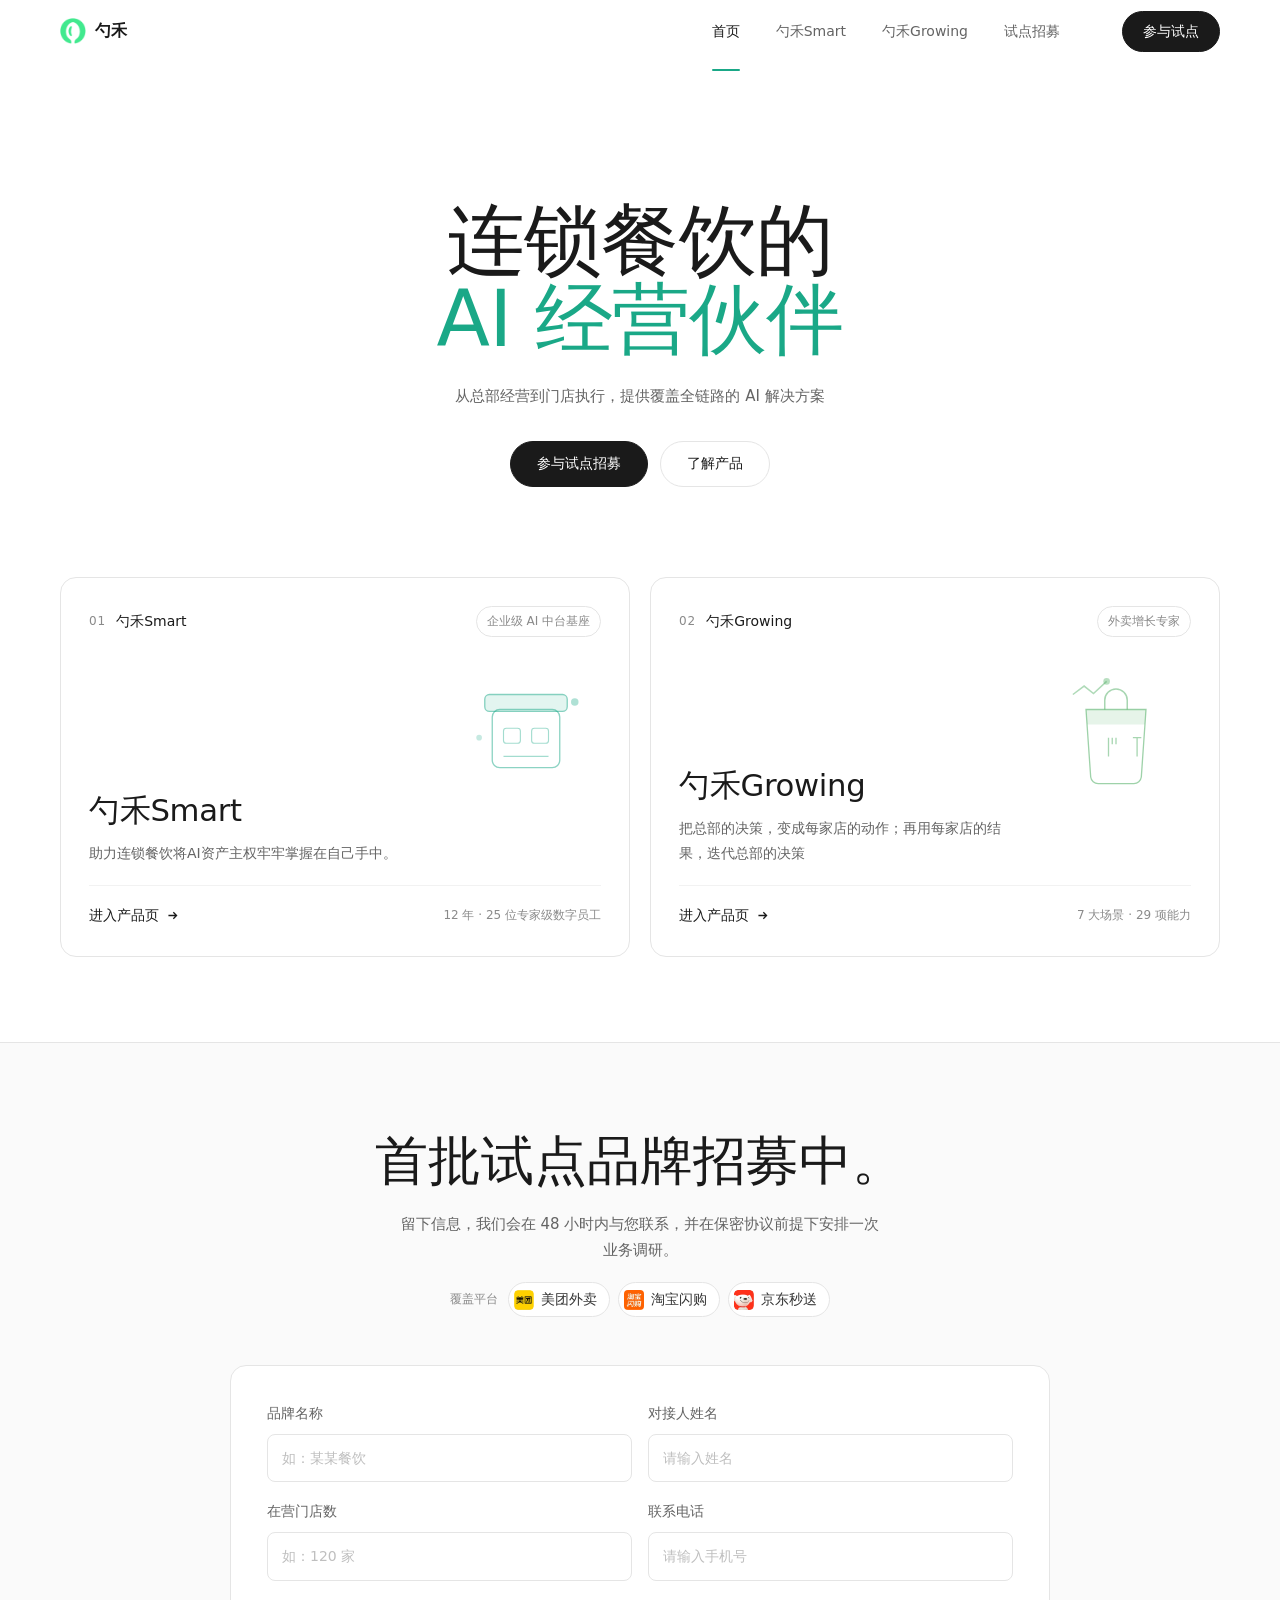
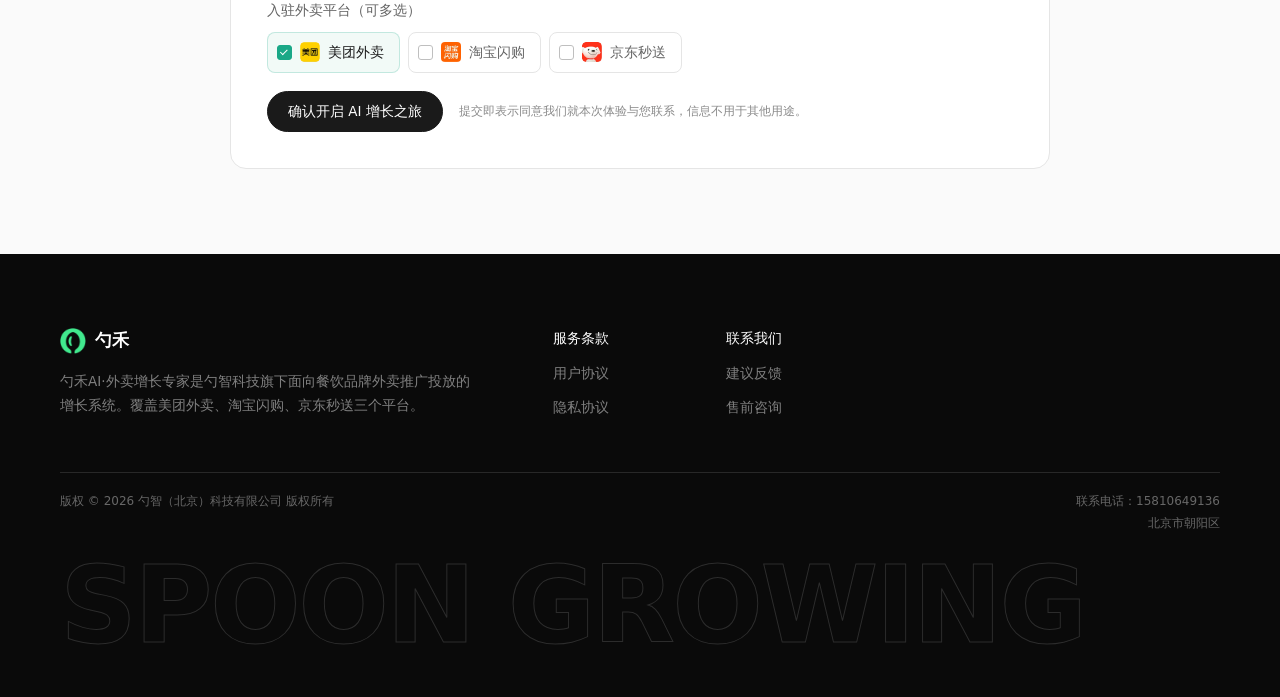
<file: index.html>
<!doctype html>
<html lang="zh-CN">
<head>
<meta charset="utf-8">
<meta name="viewport" content="width=device-width,initial-scale=1,viewport-fit=cover">
<meta name="theme-color" content="#ffffff">
<title>勺禾 · 连锁餐饮的 AI 经营伙伴</title>
<meta name="description" content="勺禾Smart — 企业级 AI 中台基座；勺禾Growing — 外卖增长专家。">
<link rel="icon" type="image/png" href="./assets/img/logo-mark.png">
<link rel="stylesheet" href="./assets/css/wb-tokens.css">
<link rel="stylesheet" href="./assets/css/wb-base.css">
<link rel="stylesheet" href="./assets/css/wb-components.css?v=footer-spacing-2">
<link rel="stylesheet" href="./assets/css/wb-pages.css?v=card-glow-1">
</head>
<body data-accent="jade">
<header class="nav">
  <div class="nav__inner">
    <a class="logo" href="./"><img src="./assets/img/logo-mark.png" alt="" width="512" height="512">勺禾</a>
    <nav class="nav__links">
      <a class="nav__link active" href="./">首页</a>
      <a class="nav__link" href="smart/">勺禾Smart</a>
      <a class="nav__link" href="growing/">勺禾Growing</a>
      <a class="nav__link" href="#recruit">试点招募</a>
    </nav>
    <a class="btn nav__cta" href="#recruit">参与试点</a>
    <button class="nav__burger" aria-label="菜单"><span></span><span></span></button>
  </div>
</header>
<nav class="nav__drawer" aria-label="移动端导航">
  <a href="./">首页</a>
  <a href="smart/">勺禾Smart</a>
  <a href="growing/">勺禾Growing</a>
  <a href="#recruit">试点招募</a>
</nav>
<main>
  <section class="home">
    <div class="container">
      <div class="home__hero">
        <h1 class="home__title" data-reveal>连锁餐饮的<br><span class="accent">AI 经营伙伴</span></h1>
        <p class="home__desc" data-reveal style="--d:60ms">从总部经营到门店执行，提供覆盖全链路的 AI 解决方案</p>
        <div class="home__actions" data-reveal style="--d:120ms">
          <a class="btn btn--md" href="#recruit">参与试点招募</a>
          <a class="btn btn--md btn--outline" href="#products">了解产品</a>
        </div>
      </div>

      <div class="home__grid" id="products">
        
        <a class="prod" href="smart/" data-accent="jade" data-reveal style="--d:160ms">
          <div class="prod__top">
            <span class="prod__num">01</span>
            <span class="prod__name-sm">勺禾Smart</span>
            <span class="prod__tag">企业级 AI 中台基座</span>
          </div>
          <div class="prod__mid">
            <div class="prod__art" aria-hidden="true"><svg viewBox="0 0 160 160" fill="none">
    <rect x="44" y="56" width="72" height="62" rx="8" stroke="#1aa887" stroke-width="1.4" opacity=".5"/>
    <rect x="36" y="40" width="88" height="18" rx="5" fill="#1aa887" opacity=".12"/>
    <rect x="36" y="40" width="88" height="18" rx="5" stroke="#1aa887" stroke-width="1.4" opacity=".5"/>
    <rect x="56" y="76" width="18" height="16" rx="3" stroke="#1aa887" stroke-width="1.2" opacity=".4"/>
    <rect x="86" y="76" width="18" height="16" rx="3" stroke="#1aa887" stroke-width="1.2" opacity=".4"/>
    <path d="M56 106h48" stroke="#1aa887" stroke-width="1.2" opacity=".4"/>
    <circle cx="132" cy="48" r="4" fill="#1aa887" opacity=".35"/>
    <circle cx="30" cy="86" r="3" fill="#1aa887" opacity=".25"/>
  </svg></div>
            <h2 class="prod__title">勺禾Smart</h2>
            <p class="prod__desc">助力连锁餐饮将AI资产主权牢牢掌握在自己手中。</p>
          </div>
          <div class="prod__foot">
            <span class="prod__go">进入产品页
              <svg width="13" height="13" viewBox="0 0 16 16" fill="none" stroke="currentColor" stroke-width="1.6"><path d="M3 8h10M9 4l4 4-4 4"/></svg>
            </span>
            <span class="prod__meta">12 年 · 25 位专家级数字员工</span>
          </div>
        </a>
        <a class="prod" href="growing/" data-accent="olive" data-reveal style="--d:230ms">
          <div class="prod__top">
            <span class="prod__num">02</span>
            <span class="prod__name-sm">勺禾Growing</span>
            <span class="prod__tag">外卖增长专家</span>
          </div>
          <div class="prod__mid">
            <div class="prod__art" aria-hidden="true"><svg viewBox="0 0 160 160" fill="none">
    <path d="M48 56h64l-5 72a8 8 0 0 1-8 7H61a8 8 0 0 1-8-7l-5-72Z" stroke="#4fae63" stroke-width="1.4" opacity=".55"/>
    <path d="M48 56h64l-1.2 16H49.2L48 56Z" fill="#4fae63" opacity=".14"/>
    <path d="M68 56V46a12 12 0 0 1 24 0v10" stroke="#4fae63" stroke-width="1.6" opacity=".5"/>
    <path d="M72 86v20M80 86v7M76 86v7" stroke="#4fae63" stroke-width="1.4" opacity=".5"/>
    <path d="M98 86h9M102.5 86v20" stroke="#4fae63" stroke-width="1.4" opacity=".5"/>
    <path d="M34 40l12-9 10 8 14-13" stroke="#4fae63" stroke-width="1.6" opacity=".45"/>
    <circle cx="70" cy="26" r="3.5" fill="#4fae63" opacity=".4"/>
  </svg></div>
            <h2 class="prod__title">勺禾Growing</h2>
            <p class="prod__desc">把总部的决策，变成每家店的动作；再用每家店的结果，迭代总部的决策</p>
          </div>
          <div class="prod__foot">
            <span class="prod__go">进入产品页
              <svg width="13" height="13" viewBox="0 0 16 16" fill="none" stroke="currentColor" stroke-width="1.6"><path d="M3 8h10M9 4l4 4-4 4"/></svg>
            </span>
            <span class="prod__meta">7 大场景 · 29 项能力</span>
          </div>
        </a>
      </div>
    </div>
  </section>
</main>
<section class="recruit" id="recruit">
  <div class="container">
    <div class="recruit__head">
      <h2 class="recruit__title" data-reveal>首批试点品牌招募中。</h2>
      <p class="recruit__desc" data-reveal style="--d:60ms">留下信息，我们会在 48 小时内与您联系，并在保密协议前提下安排一次业务调研。</p>
      <div class="recruit__plats" data-reveal style="--d:100ms">
        <span class="recruit__plats-label">覆盖平台</span>
        <span class="plat-chip"><span class="plat-mark" aria-hidden="true"><picture><source srcset="./assets/img/plat/meituan.webp" type="image/webp"><img src="./assets/img/plat/meituan.png" alt="" width="128" height="128" loading="lazy" decoding="async"></picture></span>美团外卖</span><span class="plat-chip"><span class="plat-mark" aria-hidden="true"><picture><source srcset="./assets/img/plat/taobao.webp" type="image/webp"><img src="./assets/img/plat/taobao.png" alt="" width="128" height="128" loading="lazy" decoding="async"></picture></span>淘宝闪购</span><span class="plat-chip"><span class="plat-mark" aria-hidden="true"><picture><source srcset="./assets/img/plat/jd.webp" type="image/webp"><img src="./assets/img/plat/jd.png" alt="" width="128" height="128" loading="lazy" decoding="async"></picture></span>京东秒送</span>
      </div>
    </div>
    <form class="form" data-reveal style="--d:140ms" novalidate>
      <div class="form__row">
        <div class="field"><label class="field__label" for="home-brand">品牌名称</label>
          <input id="home-brand" name="brand" type="text" placeholder="如：某某餐饮" autocomplete="organization"></div>
        <div class="field"><label class="field__label" for="home-contact">对接人姓名</label>
          <input id="home-contact" name="contact" type="text" placeholder="请输入姓名" autocomplete="name"></div>
      </div>
      <div class="form__row">
        <div class="field"><label class="field__label" for="home-stores">在营门店数</label>
          <input id="home-stores" name="stores" type="text" inputmode="numeric" placeholder="如：120 家"></div>
        <div class="field"><label class="field__label" for="home-phone">联系电话</label>
          <input id="home-phone" name="phone" type="tel" inputmode="tel" placeholder="请输入手机号" autocomplete="tel"></div>
      </div>
      <div class="field field--checks">
        <span class="field__label">入驻外卖平台（可多选）</span>
        <div class="checks">
          <label class="check"><input type="checkbox" name="platform" value="美团外卖" checked><span class="check__box" aria-hidden="true"></span><span class="plat-mark" aria-hidden="true"><picture><source srcset="./assets/img/plat/meituan.webp" type="image/webp"><img src="./assets/img/plat/meituan.png" alt="" width="128" height="128" loading="lazy" decoding="async"></picture></span><span>美团外卖</span></label><label class="check"><input type="checkbox" name="platform" value="淘宝闪购"><span class="check__box" aria-hidden="true"></span><span class="plat-mark" aria-hidden="true"><picture><source srcset="./assets/img/plat/taobao.webp" type="image/webp"><img src="./assets/img/plat/taobao.png" alt="" width="128" height="128" loading="lazy" decoding="async"></picture></span><span>淘宝闪购</span></label><label class="check"><input type="checkbox" name="platform" value="京东秒送"><span class="check__box" aria-hidden="true"></span><span class="plat-mark" aria-hidden="true"><picture><source srcset="./assets/img/plat/jd.webp" type="image/webp"><img src="./assets/img/plat/jd.png" alt="" width="128" height="128" loading="lazy" decoding="async"></picture></span><span>京东秒送</span></label>
        </div>
      </div>
      <div class="form__foot">
        <button class="btn" type="submit">确认开启 AI 增长之旅</button>
        <span class="form__ok" role="status">已收到您的信息，我们会尽快与您联系。</span>
        <p class="form__note">提交即表示同意我们就本次体验与您联系，信息不用于其他用途。</p>
      </div>
    </form>
  </div>
</section>
<footer class="footer">
  <div class="container">
    <div class="footer__top">
      <div class="footer__brand">
        <a class="footer__logo" href="./"><img src="./assets/img/logo-mark.png" alt="" width="512" height="512">勺禾</a>
        <p class="footer__desc">勺禾AI·外卖增长专家是勺智科技旗下面向餐饮品牌外卖推广投放的增长系统。覆盖美团外卖、淘宝闪购、京东秒送三个平台。</p>
      </div>
      <nav class="footer__cols">
        <div class="footer__col"><h4 class="footer__col-title">服务条款</h4><a class="footer__link" href="terms/">用户协议</a><a class="footer__link" href="privacy/">隐私协议</a></div><div class="footer__col"><h4 class="footer__col-title">联系我们</h4><a class="footer__link" href="feedback/">建议反馈</a><a class="footer__link" href="index.html#recruit">售前咨询</a></div>
      </nav>
    </div>
    <div class="footer__legal">
      <p class="footer__copy">版权 © 2026 勺智（北京）科技有限公司 版权所有</p>
      <div class="footer__contact"><span>联系电话：15810649136</span><span>北京市朝阳区</span></div>
    </div>
  </div>
  <div class="footer__wordmark" aria-hidden="true"><span>SPOON GROWING</span></div>
</footer>
<button class="to-top" aria-label="返回顶部"><svg width="14" height="14" viewBox="0 0 16 16" fill="none" stroke="currentColor" stroke-width="1.6"><path d="M8 13V3M3.5 7.5 8 3l4.5 4.5"/></svg></button>
<script src="./assets/js/wb.js" defer></script>
</body>
</html>
</file>
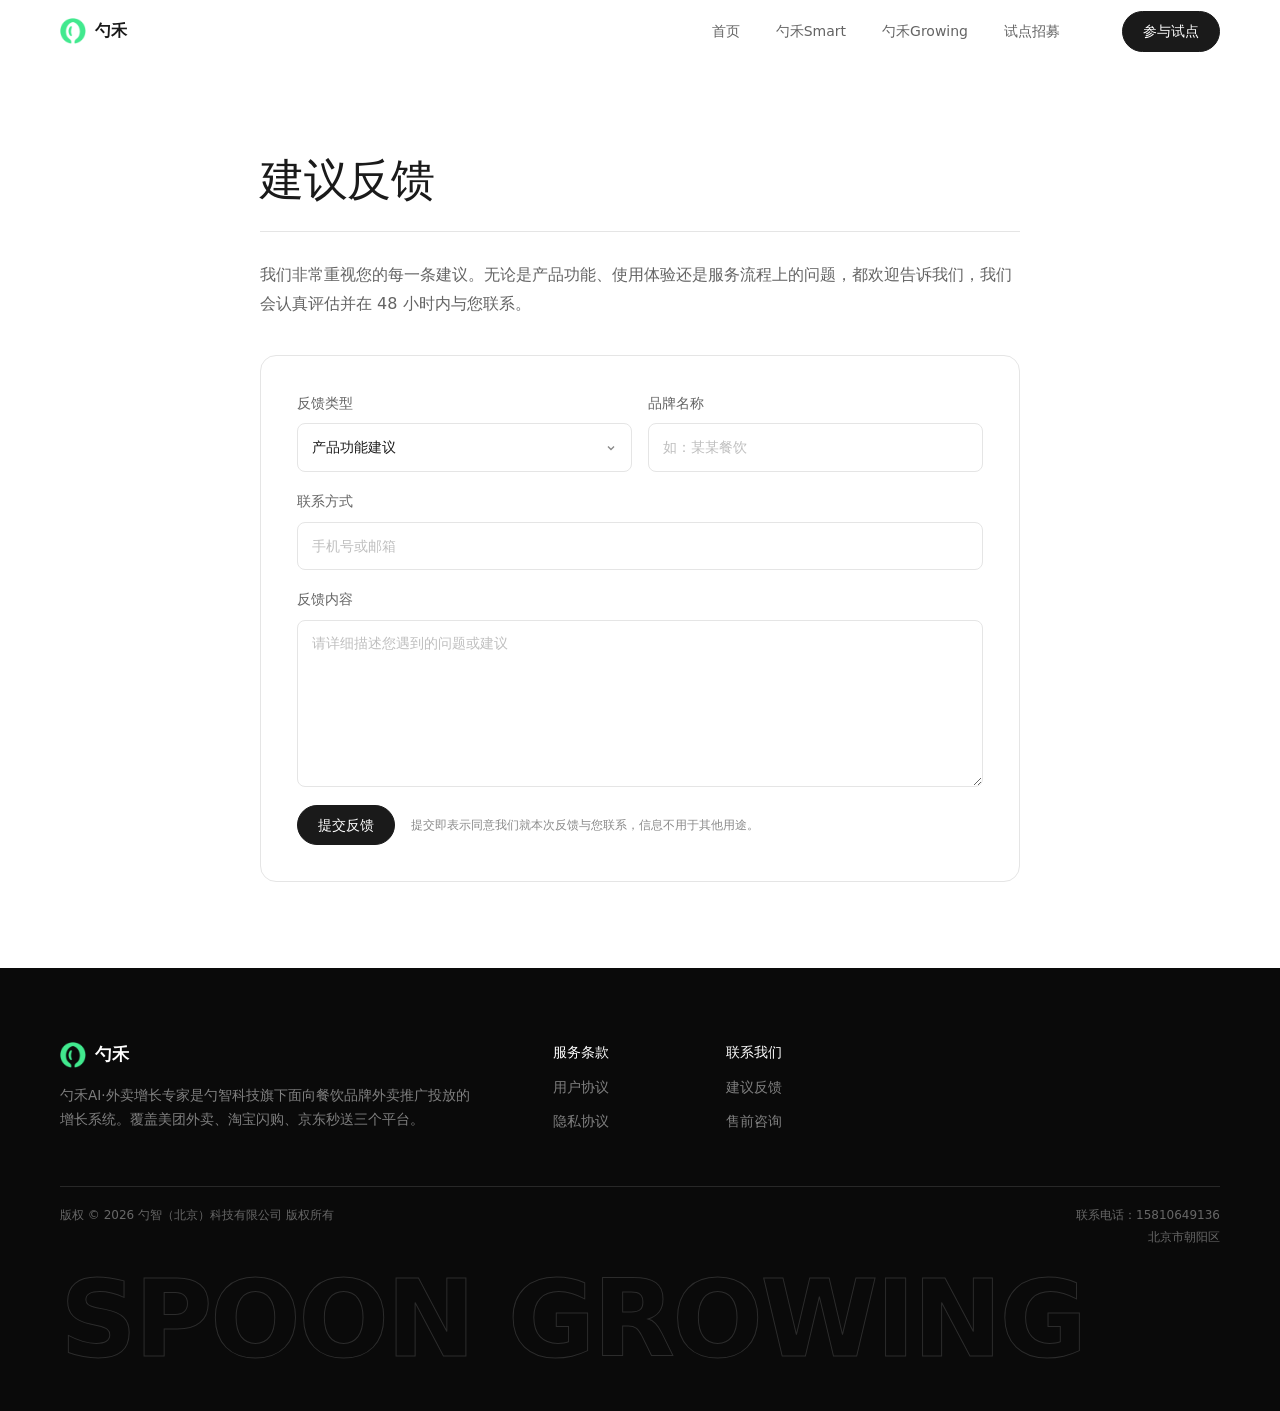
<file: feedback/index.html>
<!doctype html>
<html lang="zh-CN">
<head>
<meta charset="utf-8">
<meta name="viewport" content="width=device-width,initial-scale=1,viewport-fit=cover">
<meta name="theme-color" content="#ffffff">
<title>勺禾 · 建议反馈</title>
<meta name="description" content="向我们提交产品功能、使用体验与服务的建议反馈。">
<link rel="icon" type="image/png" href="../assets/img/logo-mark.png">
<link rel="stylesheet" href="../assets/css/wb-tokens.css">
<link rel="stylesheet" href="../assets/css/wb-base.css">
<link rel="stylesheet" href="../assets/css/wb-components.css">
<link rel="stylesheet" href="../assets/css/wb-pages.css">
</head>
<body data-accent="jade">
<header class="nav">
  <div class="nav__inner">
    <a class="logo" href="../"><img src="../assets/img/logo-mark.png" alt="" width="512" height="512">勺禾</a>
    <nav class="nav__links">
      <a class="nav__link" href="../">首页</a>
      <a class="nav__link" href="../smart/">勺禾Smart</a>
      <a class="nav__link" href="../growing/">勺禾Growing</a>
      <a class="nav__link" href="../index.html#recruit">试点招募</a>
    </nav>
    <a class="btn nav__cta" href="../index.html#recruit">参与试点</a>
    <button class="nav__burger" aria-label="菜单"><span></span><span></span></button>
  </div>
</header>
<nav class="nav__drawer" aria-label="移动端导航">
  <a href="../">首页</a>
  <a href="../smart/">勺禾Smart</a>
  <a href="../growing/">勺禾Growing</a>
  <a href="../index.html#recruit">试点招募</a>
</nav>
<main>
  <section class="legal">
    <div class="container container--narrow">
      <div class="legal__head">
        <h1 class="legal__title">建议反馈</h1>
      </div>
      <p class="legal__intro">我们非常重视您的每一条建议。无论是产品功能、使用体验还是服务流程上的问题，都欢迎告诉我们，我们会认真评估并在 48 小时内与您联系。</p>

      <form class="form feedback-form" novalidate>
        <div class="form__row">
          <div class="field">
            <label class="field__label" for="fb-type">反馈类型</label>
            <select id="fb-type" name="type" class="field__select">
              <option value="产品功能建议">产品功能建议</option><option value="使用体验问题">使用体验问题</option><option value="数据与对接问题">数据与对接问题</option><option value="服务与支持">服务与支持</option><option value="其他">其他</option>
            </select>
          </div>
          <div class="field">
            <label class="field__label" for="fb-brand">品牌名称</label>
            <input id="fb-brand" name="brand" type="text" placeholder="如：某某餐饮" autocomplete="organization">
          </div>
        </div>
        <div class="field">
          <label class="field__label" for="fb-contact">联系方式</label>
          <input id="fb-contact" name="contact" type="text" placeholder="手机号或邮箱">
        </div>
        <div class="field">
          <label class="field__label" for="fb-content">反馈内容</label>
          <textarea id="fb-content" name="content" rows="6" class="field__textarea" placeholder="请详细描述您遇到的问题或建议"></textarea>
        </div>
        <div class="form__foot">
          <button class="btn" type="submit">提交反馈</button>
          <span class="form__ok" role="status">已收到您的反馈，我们会尽快与您联系。</span>
          <p class="form__note">提交即表示同意我们就本次反馈与您联系，信息不用于其他用途。</p>
        </div>
      </form>
    </div>
  </section>
</main>
<footer class="footer">
  <div class="container">
    <div class="footer__top">
      <div class="footer__brand">
        <a class="footer__logo" href="../"><img src="../assets/img/logo-mark.png" alt="" width="512" height="512">勺禾</a>
        <p class="footer__desc">勺禾AI·外卖增长专家是勺智科技旗下面向餐饮品牌外卖推广投放的增长系统。覆盖美团外卖、淘宝闪购、京东秒送三个平台。</p>
      </div>
      <nav class="footer__cols">
        <div class="footer__col"><h4 class="footer__col-title">服务条款</h4><a class="footer__link" href="../terms/">用户协议</a><a class="footer__link" href="../privacy/">隐私协议</a></div><div class="footer__col"><h4 class="footer__col-title">联系我们</h4><a class="footer__link" href="../feedback/">建议反馈</a><a class="footer__link" href="../index.html#recruit">售前咨询</a></div>
      </nav>
    </div>
    <div class="footer__legal">
      <p class="footer__copy">版权 © 2026 勺智（北京）科技有限公司 版权所有</p>
      <div class="footer__contact"><span>联系电话：15810649136</span><span>北京市朝阳区</span></div>
    </div>
  </div>
  <div class="footer__wordmark" aria-hidden="true"><span>SPOON GROWING</span></div>
</footer>
<button class="to-top" aria-label="返回顶部"><svg width="14" height="14" viewBox="0 0 16 16" fill="none" stroke="currentColor" stroke-width="1.6"><path d="M8 13V3M3.5 7.5 8 3l4.5 4.5"/></svg></button>
<script src="../assets/js/wb.js" defer></script>
</body>
</html>
</file>
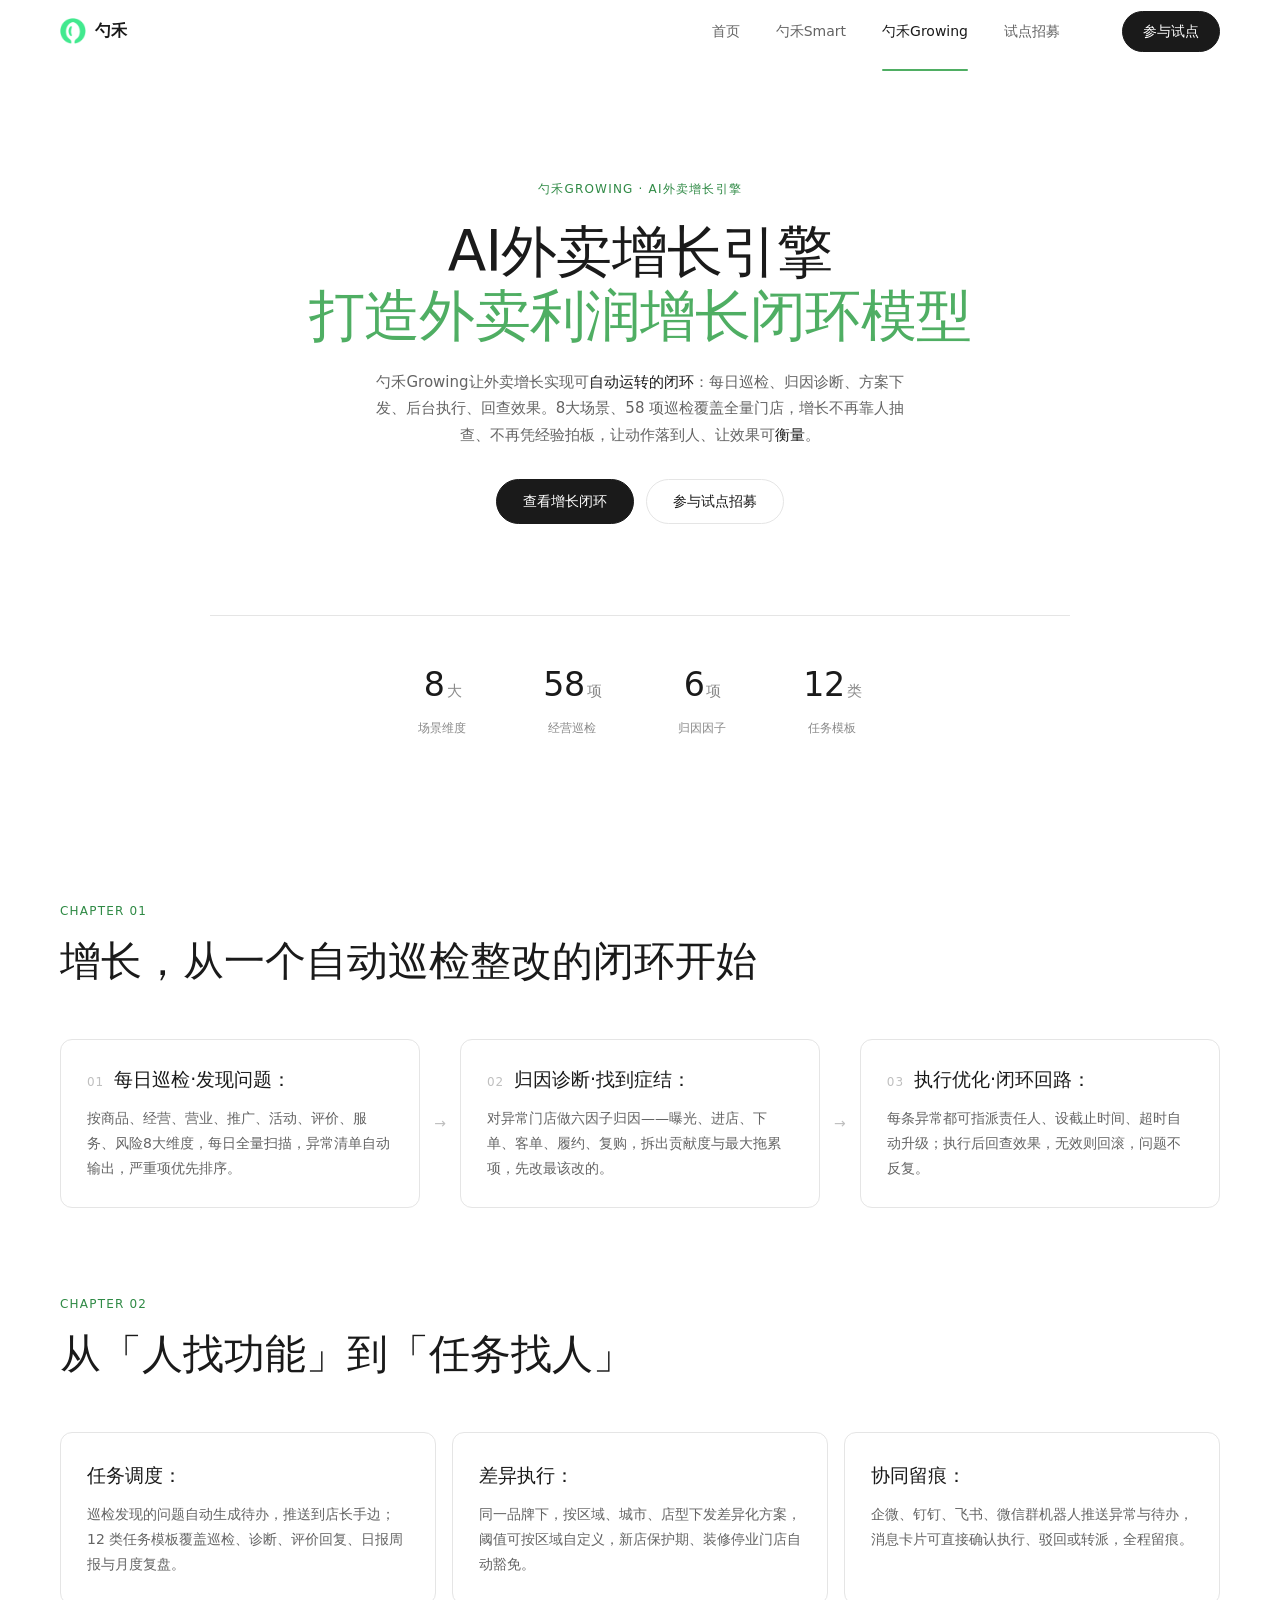
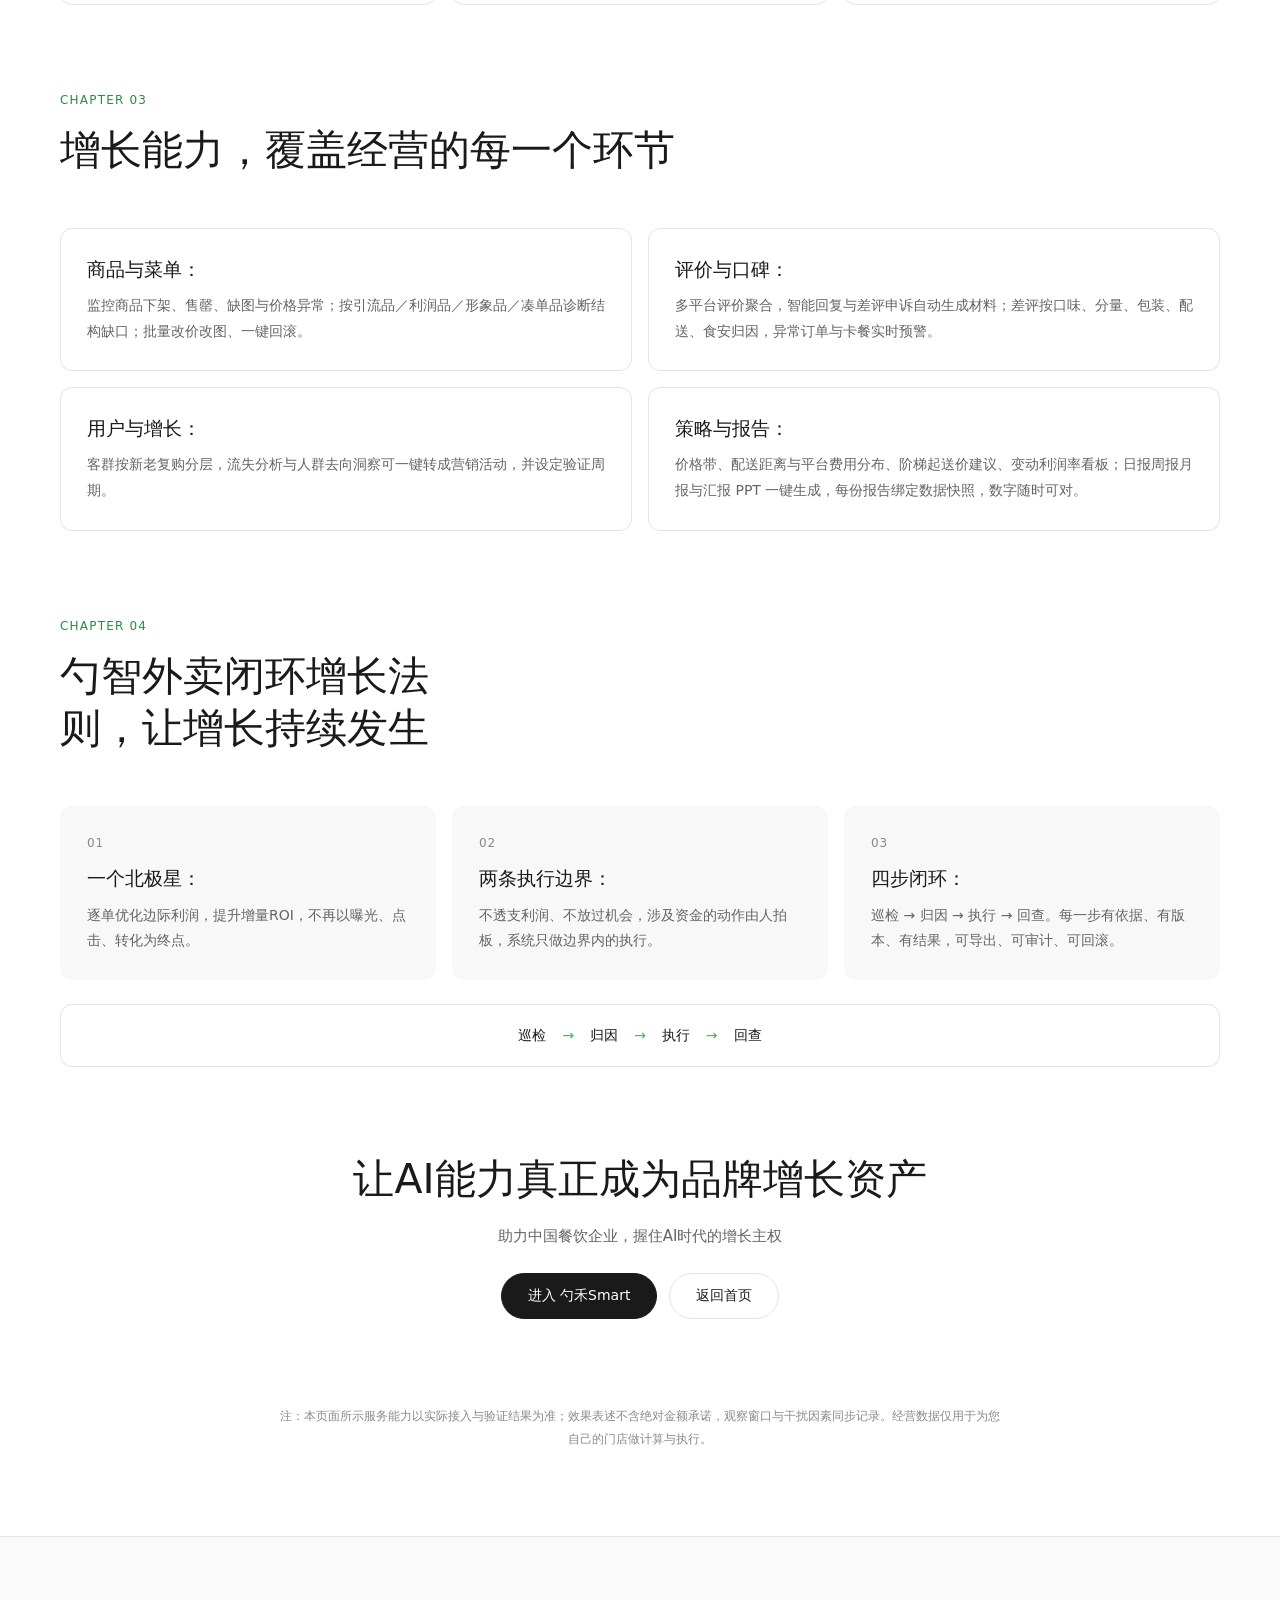
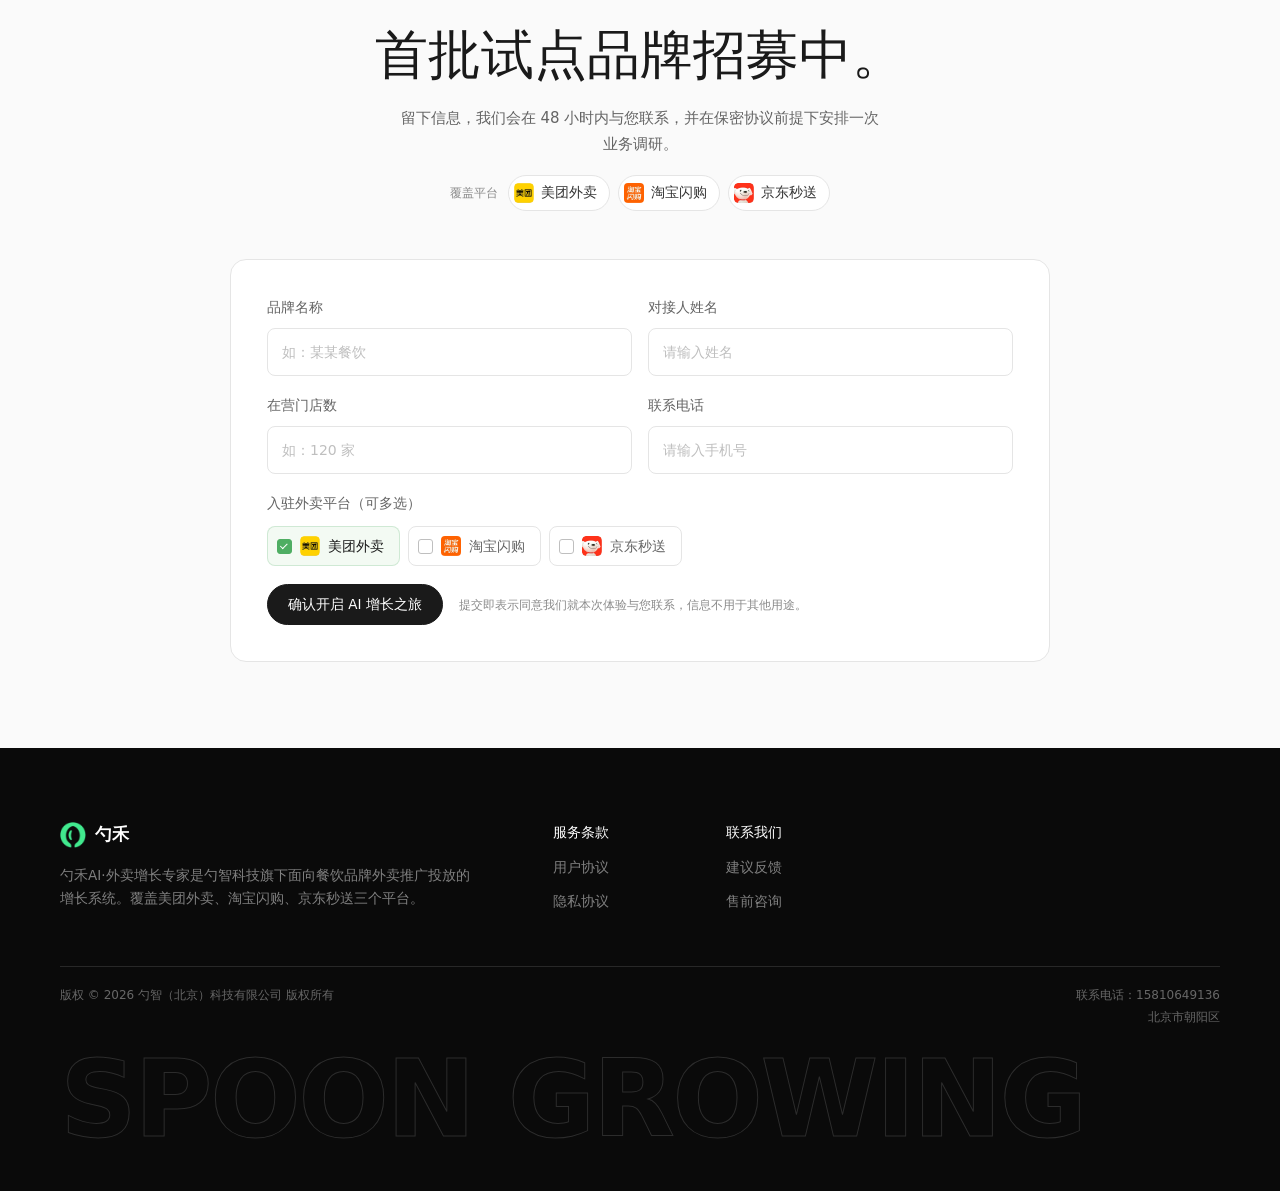
<file: growing/index.html>
<!doctype html>
<html lang="zh-CN">
<head>
<meta charset="utf-8">
<meta name="viewport" content="width=device-width,initial-scale=1,viewport-fit=cover">
<meta name="theme-color" content="#ffffff">
<title>勺禾Growing · AI外卖增长引擎</title>
<meta name="description" content="打造外卖利润增长闭环模型：每日巡检、归因诊断、方案下发、后台执行、回查效果。">
<link rel="icon" type="image/png" href="../assets/img/logo-mark.png">
<link rel="stylesheet" href="../assets/css/wb-tokens.css">
<link rel="stylesheet" href="../assets/css/wb-base.css">
<link rel="stylesheet" href="../assets/css/wb-components.css">
<link rel="stylesheet" href="../assets/css/wb-pages.css">
</head>
<body data-accent="olive">
<header class="nav">
  <div class="nav__inner">
    <a class="logo" href="../"><img src="../assets/img/logo-mark.png" alt="" width="512" height="512">勺禾</a>
    <nav class="nav__links">
      <a class="nav__link" href="../">首页</a>
      <a class="nav__link" href="../smart/">勺禾Smart</a>
      <a class="nav__link active" href="../growing/">勺禾Growing</a>
      <a class="nav__link" href="#recruit">试点招募</a>
    </nav>
    <a class="btn nav__cta" href="#recruit">参与试点</a>
    <button class="nav__burger" aria-label="菜单"><span></span><span></span></button>
  </div>
</header>
<nav class="nav__drawer" aria-label="移动端导航">
  <a href="../">首页</a>
  <a href="../smart/">勺禾Smart</a>
  <a href="../growing/">勺禾Growing</a>
  <a href="#recruit">试点招募</a>
</nav>
<main><section class="phero">
  <div class="container">
    <div class="phero__inner">
      <div class="phero__meta" data-reveal>勺禾Growing · AI外卖增长引擎</div>
      <h1 class="phero__title" data-reveal style="--d:50ms">AI外卖增长引擎<span class="l2">打造外卖利润增长闭环模型</span></h1>
      <p class="phero__desc" data-reveal style="--d:100ms">勺禾Growing让外卖增长实现可<em class="em">自动运转的闭环</em>：每日巡检、归因诊断、方案下发、后台执行、回查效果。8大场景、58 项巡检覆盖全量门店，增长不再靠人抽查、不再凭经验拍板，让动作落到人、让效果可<em class="em">衡量</em>。</p>
      <div class="phero__actions" data-reveal style="--d:140ms">
        <a class="btn btn--md" href="#loop">查看增长闭环</a>
        <a class="btn btn--md btn--outline" href="#recruit">参与试点招募</a>
      </div>
      <div class="phero__stats">
        <div class="phero__stat" data-reveal style="--d:160ms">
          <b><span data-count="8">8</span><i>大</i></b>
          <span>场景维度</span>
        </div><div class="phero__stat" data-reveal style="--d:210ms">
          <b><span data-count="58">58</span><i>项</i></b>
          <span>经营巡检</span>
        </div><div class="phero__stat" data-reveal style="--d:260ms">
          <b><span data-count="6">6</span><i>项</i></b>
          <span>归因因子</span>
        </div><div class="phero__stat" data-reveal style="--d:310ms">
          <b><span data-count="12">12</span><i>类</i></b>
          <span>任务模板</span>
        </div>
      </div>
    </div>
  </div>
</section><section class="psec" id="loop"><div class="container">
    <div class="psec__head">
      <div class="psec__label" data-reveal>CHAPTER 01</div>
      <h2 class="psec__title" data-reveal style="--d:50ms">增长，从一个自动巡检整改的闭环开始</h2>
    </div>
    <div class="loop">
      <article class="loop__step" data-reveal style="--d:0ms">
        <div class="loop__top">
          <span class="loop__no">01</span>
          <h3 class="loop__title">每日巡检·<em class="em">发现问题</em>：</h3>
        </div>
        <p class="loop__body">按商品、经营、营业、推广、活动、评价、服务、风险8大维度，每日全量扫描，异常清单自动输出，严重项优先排序。</p>
      </article><div class="loop__arrow" aria-hidden="true">→</div><article class="loop__step" data-reveal style="--d:60ms">
        <div class="loop__top">
          <span class="loop__no">02</span>
          <h3 class="loop__title">归因诊断·<em class="em">找到症结</em>：</h3>
        </div>
        <p class="loop__body">对异常门店做六因子归因——曝光、进店、下单、客单、履约、复购，拆出贡献度与最大拖累项，先改最该改的。</p>
      </article><div class="loop__arrow" aria-hidden="true">→</div><article class="loop__step" data-reveal style="--d:120ms">
        <div class="loop__top">
          <span class="loop__no">03</span>
          <h3 class="loop__title">执行优化·闭环<em class="em">回路</em>：</h3>
        </div>
        <p class="loop__body">每条异常都可指派责任人、设截止时间、超时自动升级；执行后回查效果，无效则回滚，问题不反复。</p>
      </article>
    </div>
  </div></section><section class="psec" id="task"><div class="container">
    <div class="psec__head">
      <div class="psec__label" data-reveal>CHAPTER 02</div>
      <h2 class="psec__title" data-reveal style="--d:50ms">从<em class="em">「人找功能」</em>到<em class="em">「任务找人」</em></h2>
    </div>
    <div class="cards-3">
      <article class="feat" data-reveal style="--d:0ms">
        <span class="feat__kicker">任务调度：</span>
        <p class="feat__body">巡检发现的问题自动生成待办，推送到店长手边；12 类任务模板覆盖巡检、诊断、评价回复、日报周报与月度复盘。</p>
      </article><article class="feat" data-reveal style="--d:55ms">
        <span class="feat__kicker">差异执行：</span>
        <p class="feat__body">同一品牌下，按区域、城市、店型下发差异化方案，阈值可按区域自定义，新店保护期、装修停业门店自动豁免。</p>
      </article><article class="feat" data-reveal style="--d:110ms">
        <span class="feat__kicker">协同留痕：</span>
        <p class="feat__body">企微、钉钉、飞书、微信群机器人推送异常与待办，消息卡片可直接确认执行、驳回或转派，全程留痕。</p>
      </article>
    </div>
  </div></section><section class="psec" id="cap"><div class="container">
    <div class="psec__head">
      <div class="psec__label" data-reveal>CHAPTER 03</div>
      <h2 class="psec__title" data-reveal style="--d:50ms">增长能力，覆盖经营的每一个环节</h2>
    </div>
    <div class="cards-2">
      <article class="cap" data-reveal style="--d:0ms">
        <h3 class="cap__title">商品与菜单：</h3>
        <p class="cap__body">监控商品下架、售罄、缺图与价格异常；按引流品／利润品／形象品／凑单品诊断结构缺口；批量改价改图、一键回滚。</p>
      </article><article class="cap" data-reveal style="--d:55ms">
        <h3 class="cap__title">评价与口碑：</h3>
        <p class="cap__body">多平台评价聚合，智能回复与差评申诉自动生成材料；差评按口味、分量、包装、配送、食安归因，异常订单与卡餐实时预警。</p>
      </article><article class="cap" data-reveal style="--d:0ms">
        <h3 class="cap__title">用户与增长：</h3>
        <p class="cap__body">客群按新老复购分层，流失分析与人群去向洞察可一键转成营销活动，并设定验证周期。</p>
      </article><article class="cap" data-reveal style="--d:55ms">
        <h3 class="cap__title">策略与报告：</h3>
        <p class="cap__body">价格带、配送距离与平台费用分布、阶梯起送价建议、变动利润率看板；日报周报月报与汇报 PPT 一键生成，每份报告绑定数据快照，数字随时可对。</p>
      </article>
    </div>
  </div></section><section class="psec" id="law"><div class="container">
    <div class="psec__head">
      <div class="psec__label" data-reveal>CHAPTER 04</div>
      <h2 class="psec__title" data-reveal style="--d:50ms">勺智外卖闭环增长法则，让增长持续发生</h2>
    </div>
    <div class="law">
      <div class="law__item" data-reveal style="--d:0ms">
        <div class="law__num">01</div>
        <h3 class="law__title">一个北极星：</h3>
        <p class="law__body">逐单优化边际利润，提升增量ROI，不再以曝光、点击、转化为终点。</p>
      </div><div class="law__item" data-reveal style="--d:55ms">
        <div class="law__num">02</div>
        <h3 class="law__title">两条执行边界：</h3>
        <p class="law__body">不透支利润、不放过机会，涉及资金的动作由人拍板，系统只做边界内的执行。</p>
      </div><div class="law__item" data-reveal style="--d:110ms">
        <div class="law__num">03</div>
        <h3 class="law__title">四步闭环：</h3>
        <p class="law__body">巡检 → 归因 → 执行 → 回查。每一步有依据、有版本、有结果，可导出、可审计、可回滚。</p>
      </div>
    </div>
    <div class="law__flow" data-reveal style="--d:180ms">
      <span>巡检</span><b class="law__arrow">→</b><span>归因</span><b class="law__arrow">→</b><span>执行</span><b class="law__arrow">→</b><span>回查</span>
    </div>
  </div></section><section class="closing"><div class="container">
    <div class="closing__inner">
      <h2 class="closing__title" data-reveal>让AI能力真正成为品牌增长资产</h2>
      <p class="closing__desc" data-reveal style="--d:50ms">助力中国餐饮企业，握住AI时代的增长主权</p>
      <div class="closing__actions" data-reveal style="--d:100ms">
        <a class="btn btn--md" href="../smart/">进入 勺禾Smart</a>
        <a class="btn btn--md btn--outline" href="../">返回首页</a>
      </div>
    </div>
  </div></section><div class="container"><p class="page-note" data-reveal>注：本页面所示服务能力以实际接入与验证结果为准；效果表述不含绝对金额承诺，观察窗口与干扰因素同步记录。经营数据仅用于为您自己的门店做计算与执行。</p></div></main>
<section class="recruit" id="recruit">
  <div class="container">
    <div class="recruit__head">
      <h2 class="recruit__title" data-reveal>首批试点品牌招募中。</h2>
      <p class="recruit__desc" data-reveal style="--d:60ms">留下信息，我们会在 48 小时内与您联系，并在保密协议前提下安排一次业务调研。</p>
      <div class="recruit__plats" data-reveal style="--d:100ms">
        <span class="recruit__plats-label">覆盖平台</span>
        <span class="plat-chip"><span class="plat-mark" aria-hidden="true"><picture><source srcset="../assets/img/plat/meituan.webp" type="image/webp"><img src="../assets/img/plat/meituan.png" alt="" width="128" height="128" loading="lazy" decoding="async"></picture></span>美团外卖</span><span class="plat-chip"><span class="plat-mark" aria-hidden="true"><picture><source srcset="../assets/img/plat/taobao.webp" type="image/webp"><img src="../assets/img/plat/taobao.png" alt="" width="128" height="128" loading="lazy" decoding="async"></picture></span>淘宝闪购</span><span class="plat-chip"><span class="plat-mark" aria-hidden="true"><picture><source srcset="../assets/img/plat/jd.webp" type="image/webp"><img src="../assets/img/plat/jd.png" alt="" width="128" height="128" loading="lazy" decoding="async"></picture></span>京东秒送</span>
      </div>
    </div>
    <form class="form" data-reveal style="--d:140ms" novalidate>
      <div class="form__row">
        <div class="field"><label class="field__label" for="growing-brand">品牌名称</label>
          <input id="growing-brand" name="brand" type="text" placeholder="如：某某餐饮" autocomplete="organization"></div>
        <div class="field"><label class="field__label" for="growing-contact">对接人姓名</label>
          <input id="growing-contact" name="contact" type="text" placeholder="请输入姓名" autocomplete="name"></div>
      </div>
      <div class="form__row">
        <div class="field"><label class="field__label" for="growing-stores">在营门店数</label>
          <input id="growing-stores" name="stores" type="text" inputmode="numeric" placeholder="如：120 家"></div>
        <div class="field"><label class="field__label" for="growing-phone">联系电话</label>
          <input id="growing-phone" name="phone" type="tel" inputmode="tel" placeholder="请输入手机号" autocomplete="tel"></div>
      </div>
      <div class="field field--checks">
        <span class="field__label">入驻外卖平台（可多选）</span>
        <div class="checks">
          <label class="check"><input type="checkbox" name="platform" value="美团外卖" checked><span class="check__box" aria-hidden="true"></span><span class="plat-mark" aria-hidden="true"><picture><source srcset="../assets/img/plat/meituan.webp" type="image/webp"><img src="../assets/img/plat/meituan.png" alt="" width="128" height="128" loading="lazy" decoding="async"></picture></span><span>美团外卖</span></label><label class="check"><input type="checkbox" name="platform" value="淘宝闪购"><span class="check__box" aria-hidden="true"></span><span class="plat-mark" aria-hidden="true"><picture><source srcset="../assets/img/plat/taobao.webp" type="image/webp"><img src="../assets/img/plat/taobao.png" alt="" width="128" height="128" loading="lazy" decoding="async"></picture></span><span>淘宝闪购</span></label><label class="check"><input type="checkbox" name="platform" value="京东秒送"><span class="check__box" aria-hidden="true"></span><span class="plat-mark" aria-hidden="true"><picture><source srcset="../assets/img/plat/jd.webp" type="image/webp"><img src="../assets/img/plat/jd.png" alt="" width="128" height="128" loading="lazy" decoding="async"></picture></span><span>京东秒送</span></label>
        </div>
      </div>
      <div class="form__foot">
        <button class="btn" type="submit">确认开启 AI 增长之旅</button>
        <span class="form__ok" role="status">已收到您的信息，我们会尽快与您联系。</span>
        <p class="form__note">提交即表示同意我们就本次体验与您联系，信息不用于其他用途。</p>
      </div>
    </form>
  </div>
</section>
<footer class="footer">
  <div class="container">
    <div class="footer__top">
      <div class="footer__brand">
        <a class="footer__logo" href="../"><img src="../assets/img/logo-mark.png" alt="" width="512" height="512">勺禾</a>
        <p class="footer__desc">勺禾AI·外卖增长专家是勺智科技旗下面向餐饮品牌外卖推广投放的增长系统。覆盖美团外卖、淘宝闪购、京东秒送三个平台。</p>
      </div>
      <nav class="footer__cols">
        <div class="footer__col"><h4 class="footer__col-title">服务条款</h4><a class="footer__link" href="../terms/">用户协议</a><a class="footer__link" href="../privacy/">隐私协议</a></div><div class="footer__col"><h4 class="footer__col-title">联系我们</h4><a class="footer__link" href="../feedback/">建议反馈</a><a class="footer__link" href="#recruit">售前咨询</a></div>
      </nav>
    </div>
    <div class="footer__legal">
      <p class="footer__copy">版权 © 2026 勺智（北京）科技有限公司 版权所有</p>
      <div class="footer__contact"><span>联系电话：15810649136</span><span>北京市朝阳区</span></div>
    </div>
  </div>
  <div class="footer__wordmark" aria-hidden="true"><span>SPOON GROWING</span></div>
</footer>
<button class="to-top" aria-label="返回顶部"><svg width="14" height="14" viewBox="0 0 16 16" fill="none" stroke="currentColor" stroke-width="1.6"><path d="M8 13V3M3.5 7.5 8 3l4.5 4.5"/></svg></button>
<script src="../assets/js/wb.js" defer></script>
</body>
</html>
</file>
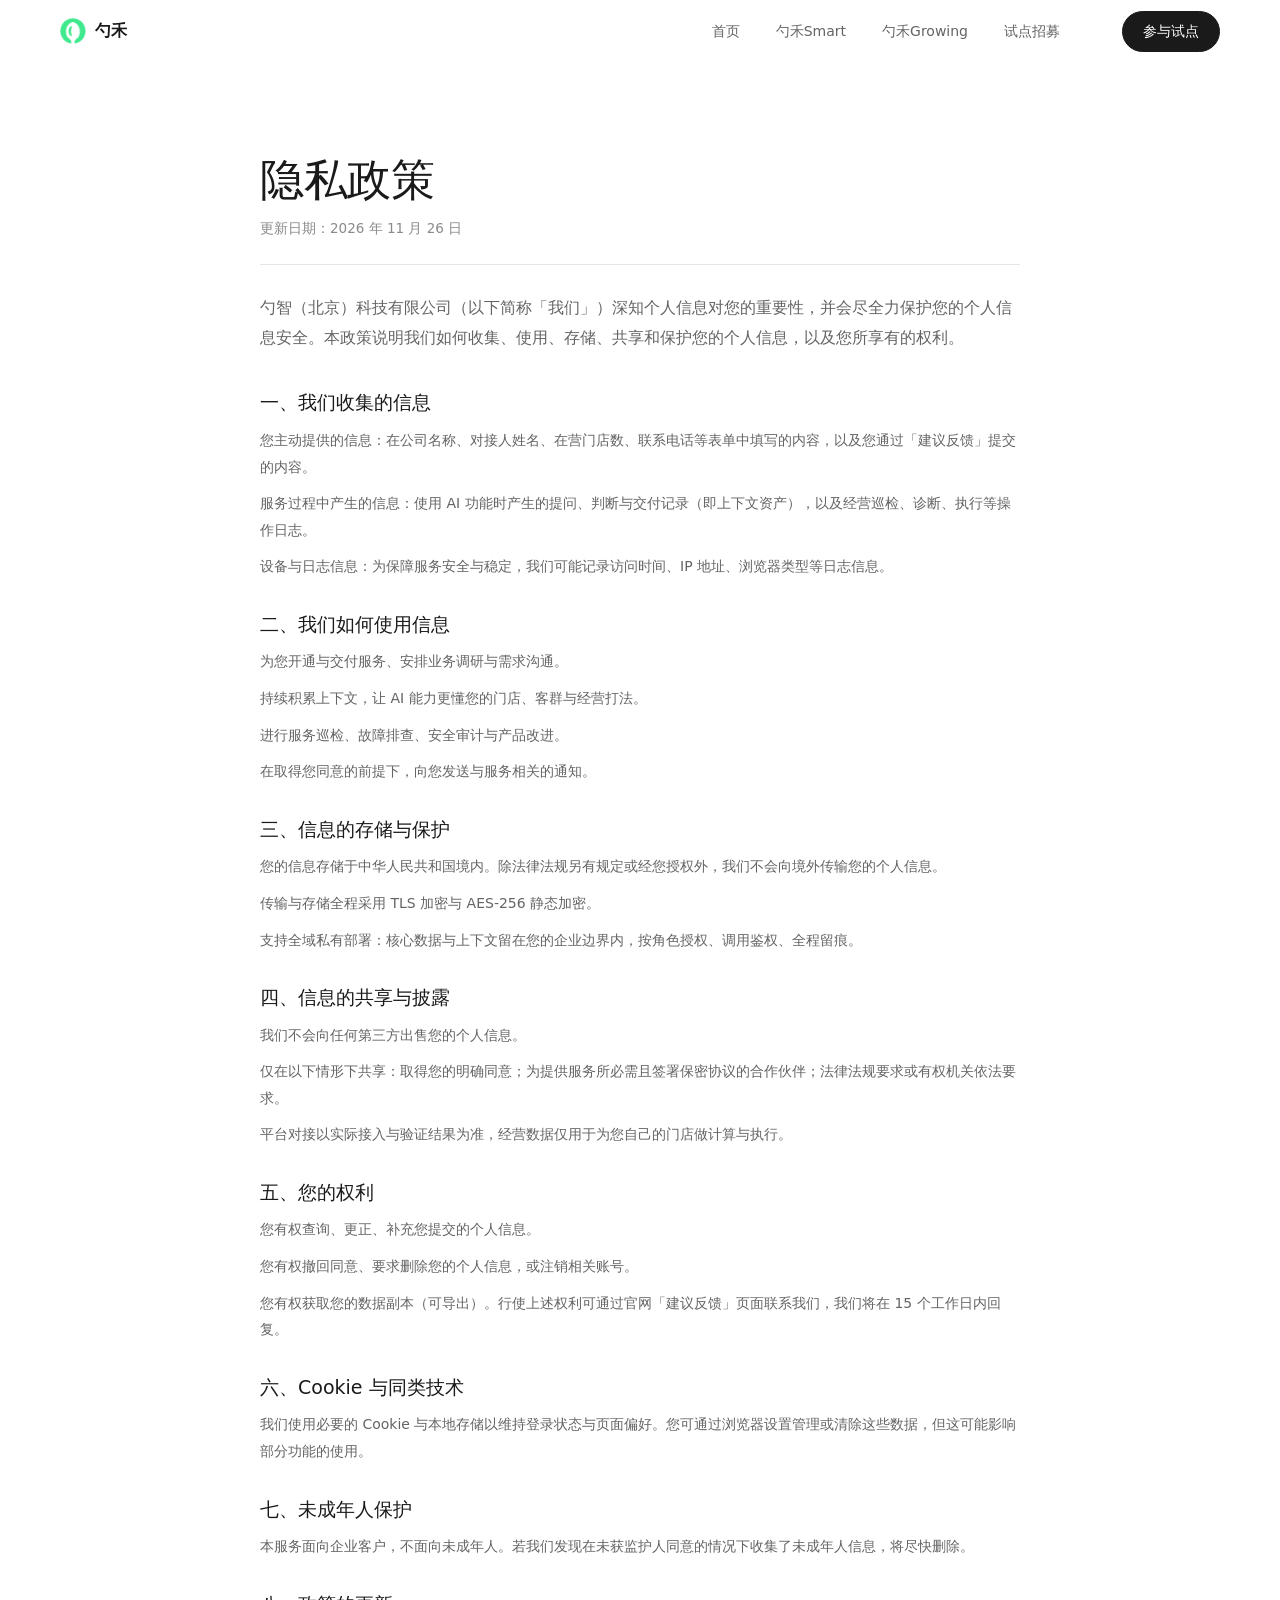
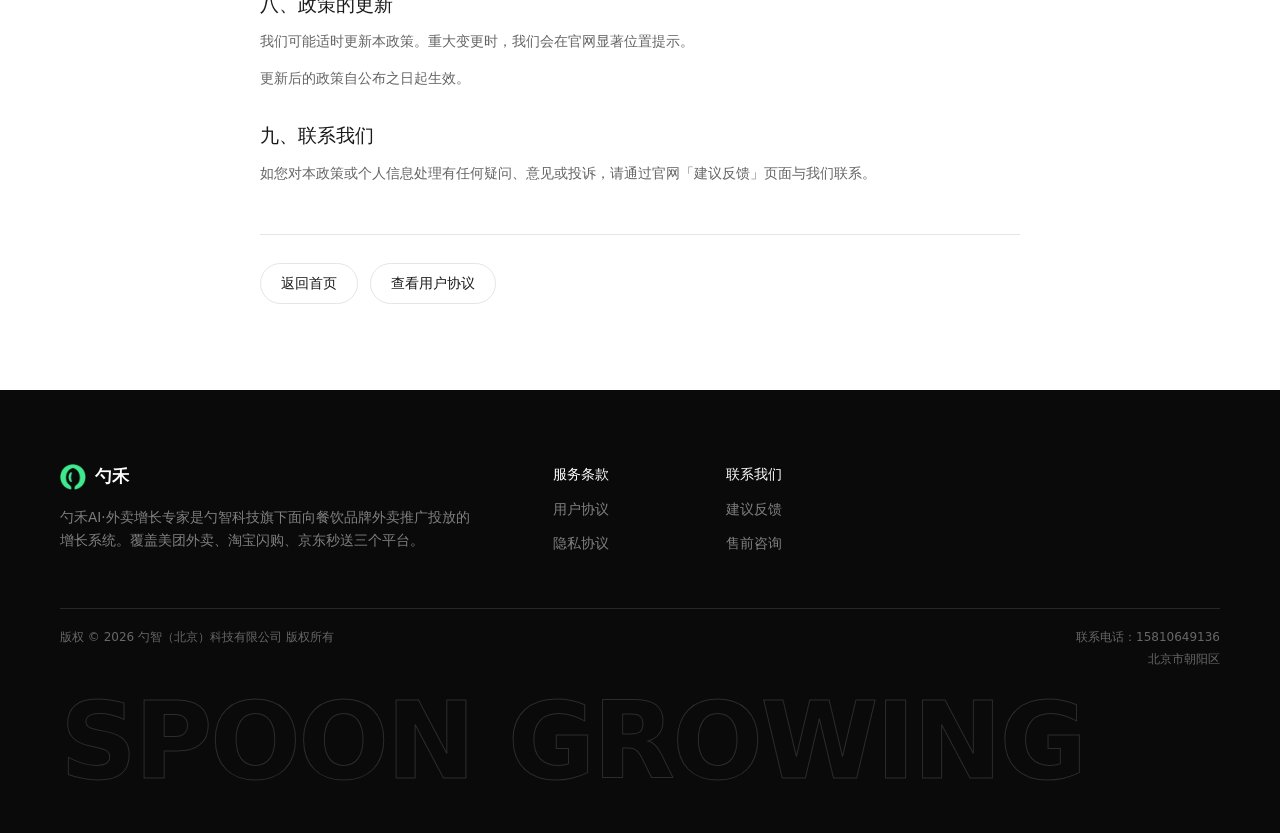
<file: privacy/index.html>
<!doctype html>
<html lang="zh-CN">
<head>
<meta charset="utf-8">
<meta name="viewport" content="width=device-width,initial-scale=1,viewport-fit=cover">
<meta name="theme-color" content="#ffffff">
<title>勺禾 · 隐私政策</title>
<meta name="description" content="隐私政策 — 勺智（北京）科技有限公司">
<link rel="icon" type="image/png" href="../assets/img/logo-mark.png">
<link rel="stylesheet" href="../assets/css/wb-tokens.css">
<link rel="stylesheet" href="../assets/css/wb-base.css">
<link rel="stylesheet" href="../assets/css/wb-components.css">
<link rel="stylesheet" href="../assets/css/wb-pages.css">
</head>
<body data-accent="jade">
<header class="nav">
  <div class="nav__inner">
    <a class="logo" href="../"><img src="../assets/img/logo-mark.png" alt="" width="512" height="512">勺禾</a>
    <nav class="nav__links">
      <a class="nav__link" href="../">首页</a>
      <a class="nav__link" href="../smart/">勺禾Smart</a>
      <a class="nav__link" href="../growing/">勺禾Growing</a>
      <a class="nav__link" href="../index.html#recruit">试点招募</a>
    </nav>
    <a class="btn nav__cta" href="../index.html#recruit">参与试点</a>
    <button class="nav__burger" aria-label="菜单"><span></span><span></span></button>
  </div>
</header>
<nav class="nav__drawer" aria-label="移动端导航">
  <a href="../">首页</a>
  <a href="../smart/">勺禾Smart</a>
  <a href="../growing/">勺禾Growing</a>
  <a href="../index.html#recruit">试点招募</a>
</nav>
<main>
  <section class="legal">
    <div class="container container--narrow">
      <div class="legal__head">
        <h1 class="legal__title">隐私政策</h1>
        <p class="legal__updated">更新日期：2026 年 11 月 26 日</p>
      </div>
      <p class="legal__intro">勺智（北京）科技有限公司（以下简称「我们」）深知个人信息对您的重要性，并会尽全力保护您的个人信息安全。本政策说明我们如何收集、使用、存储、共享和保护您的个人信息，以及您所享有的权利。</p>
      <div class="legal__body">
        <section class="legal__sec" id="s1">
          <h2 class="legal__h">一、我们收集的信息</h2>
          <p class="legal__p">您主动提供的信息：在公司名称、对接人姓名、在营门店数、联系电话等表单中填写的内容，以及您通过「建议反馈」提交的内容。</p><p class="legal__p">服务过程中产生的信息：使用 AI 功能时产生的提问、判断与交付记录（即上下文资产），以及经营巡检、诊断、执行等操作日志。</p><p class="legal__p">设备与日志信息：为保障服务安全与稳定，我们可能记录访问时间、IP 地址、浏览器类型等日志信息。</p>
        </section><section class="legal__sec" id="s2">
          <h2 class="legal__h">二、我们如何使用信息</h2>
          <p class="legal__p">为您开通与交付服务、安排业务调研与需求沟通。</p><p class="legal__p">持续积累上下文，让 AI 能力更懂您的门店、客群与经营打法。</p><p class="legal__p">进行服务巡检、故障排查、安全审计与产品改进。</p><p class="legal__p">在取得您同意的前提下，向您发送与服务相关的通知。</p>
        </section><section class="legal__sec" id="s3">
          <h2 class="legal__h">三、信息的存储与保护</h2>
          <p class="legal__p">您的信息存储于中华人民共和国境内。除法律法规另有规定或经您授权外，我们不会向境外传输您的个人信息。</p><p class="legal__p">传输与存储全程采用 TLS 加密与 AES-256 静态加密。</p><p class="legal__p">支持全域私有部署：核心数据与上下文留在您的企业边界内，按角色授权、调用鉴权、全程留痕。</p>
        </section><section class="legal__sec" id="s4">
          <h2 class="legal__h">四、信息的共享与披露</h2>
          <p class="legal__p">我们不会向任何第三方出售您的个人信息。</p><p class="legal__p">仅在以下情形下共享：取得您的明确同意；为提供服务所必需且签署保密协议的合作伙伴；法律法规要求或有权机关依法要求。</p><p class="legal__p">平台对接以实际接入与验证结果为准，经营数据仅用于为您自己的门店做计算与执行。</p>
        </section><section class="legal__sec" id="s5">
          <h2 class="legal__h">五、您的权利</h2>
          <p class="legal__p">您有权查询、更正、补充您提交的个人信息。</p><p class="legal__p">您有权撤回同意、要求删除您的个人信息，或注销相关账号。</p><p class="legal__p">您有权获取您的数据副本（可导出）。行使上述权利可通过官网「建议反馈」页面联系我们，我们将在 15 个工作日内回复。</p>
        </section><section class="legal__sec" id="s6">
          <h2 class="legal__h">六、Cookie 与同类技术</h2>
          <p class="legal__p">我们使用必要的 Cookie 与本地存储以维持登录状态与页面偏好。您可通过浏览器设置管理或清除这些数据，但这可能影响部分功能的使用。</p>
        </section><section class="legal__sec" id="s7">
          <h2 class="legal__h">七、未成年人保护</h2>
          <p class="legal__p">本服务面向企业客户，不面向未成年人。若我们发现在未获监护人同意的情况下收集了未成年人信息，将尽快删除。</p>
        </section><section class="legal__sec" id="s8">
          <h2 class="legal__h">八、政策的更新</h2>
          <p class="legal__p">我们可能适时更新本政策。重大变更时，我们会在官网显著位置提示。</p><p class="legal__p">更新后的政策自公布之日起生效。</p>
        </section><section class="legal__sec" id="s9">
          <h2 class="legal__h">九、联系我们</h2>
          <p class="legal__p">如您对本政策或个人信息处理有任何疑问、意见或投诉，请通过官网「建议反馈」页面与我们联系。</p>
        </section>
      </div>
      <div class="legal__back">
        <a class="btn btn--outline" href="../">返回首页</a>
        <a class="btn btn--outline" href="../terms/">查看用户协议</a>
      </div>
    </div>
  </section>
</main>
<footer class="footer">
  <div class="container">
    <div class="footer__top">
      <div class="footer__brand">
        <a class="footer__logo" href="../"><img src="../assets/img/logo-mark.png" alt="" width="512" height="512">勺禾</a>
        <p class="footer__desc">勺禾AI·外卖增长专家是勺智科技旗下面向餐饮品牌外卖推广投放的增长系统。覆盖美团外卖、淘宝闪购、京东秒送三个平台。</p>
      </div>
      <nav class="footer__cols">
        <div class="footer__col"><h4 class="footer__col-title">服务条款</h4><a class="footer__link" href="../terms/">用户协议</a><a class="footer__link" href="../privacy/">隐私协议</a></div><div class="footer__col"><h4 class="footer__col-title">联系我们</h4><a class="footer__link" href="../feedback/">建议反馈</a><a class="footer__link" href="../index.html#recruit">售前咨询</a></div>
      </nav>
    </div>
    <div class="footer__legal">
      <p class="footer__copy">版权 © 2026 勺智（北京）科技有限公司 版权所有</p>
      <div class="footer__contact"><span>联系电话：15810649136</span><span>北京市朝阳区</span></div>
    </div>
  </div>
  <div class="footer__wordmark" aria-hidden="true"><span>SPOON GROWING</span></div>
</footer>
<button class="to-top" aria-label="返回顶部"><svg width="14" height="14" viewBox="0 0 16 16" fill="none" stroke="currentColor" stroke-width="1.6"><path d="M8 13V3M3.5 7.5 8 3l4.5 4.5"/></svg></button>
<script src="../assets/js/wb.js" defer></script>
</body>
</html>
</file>
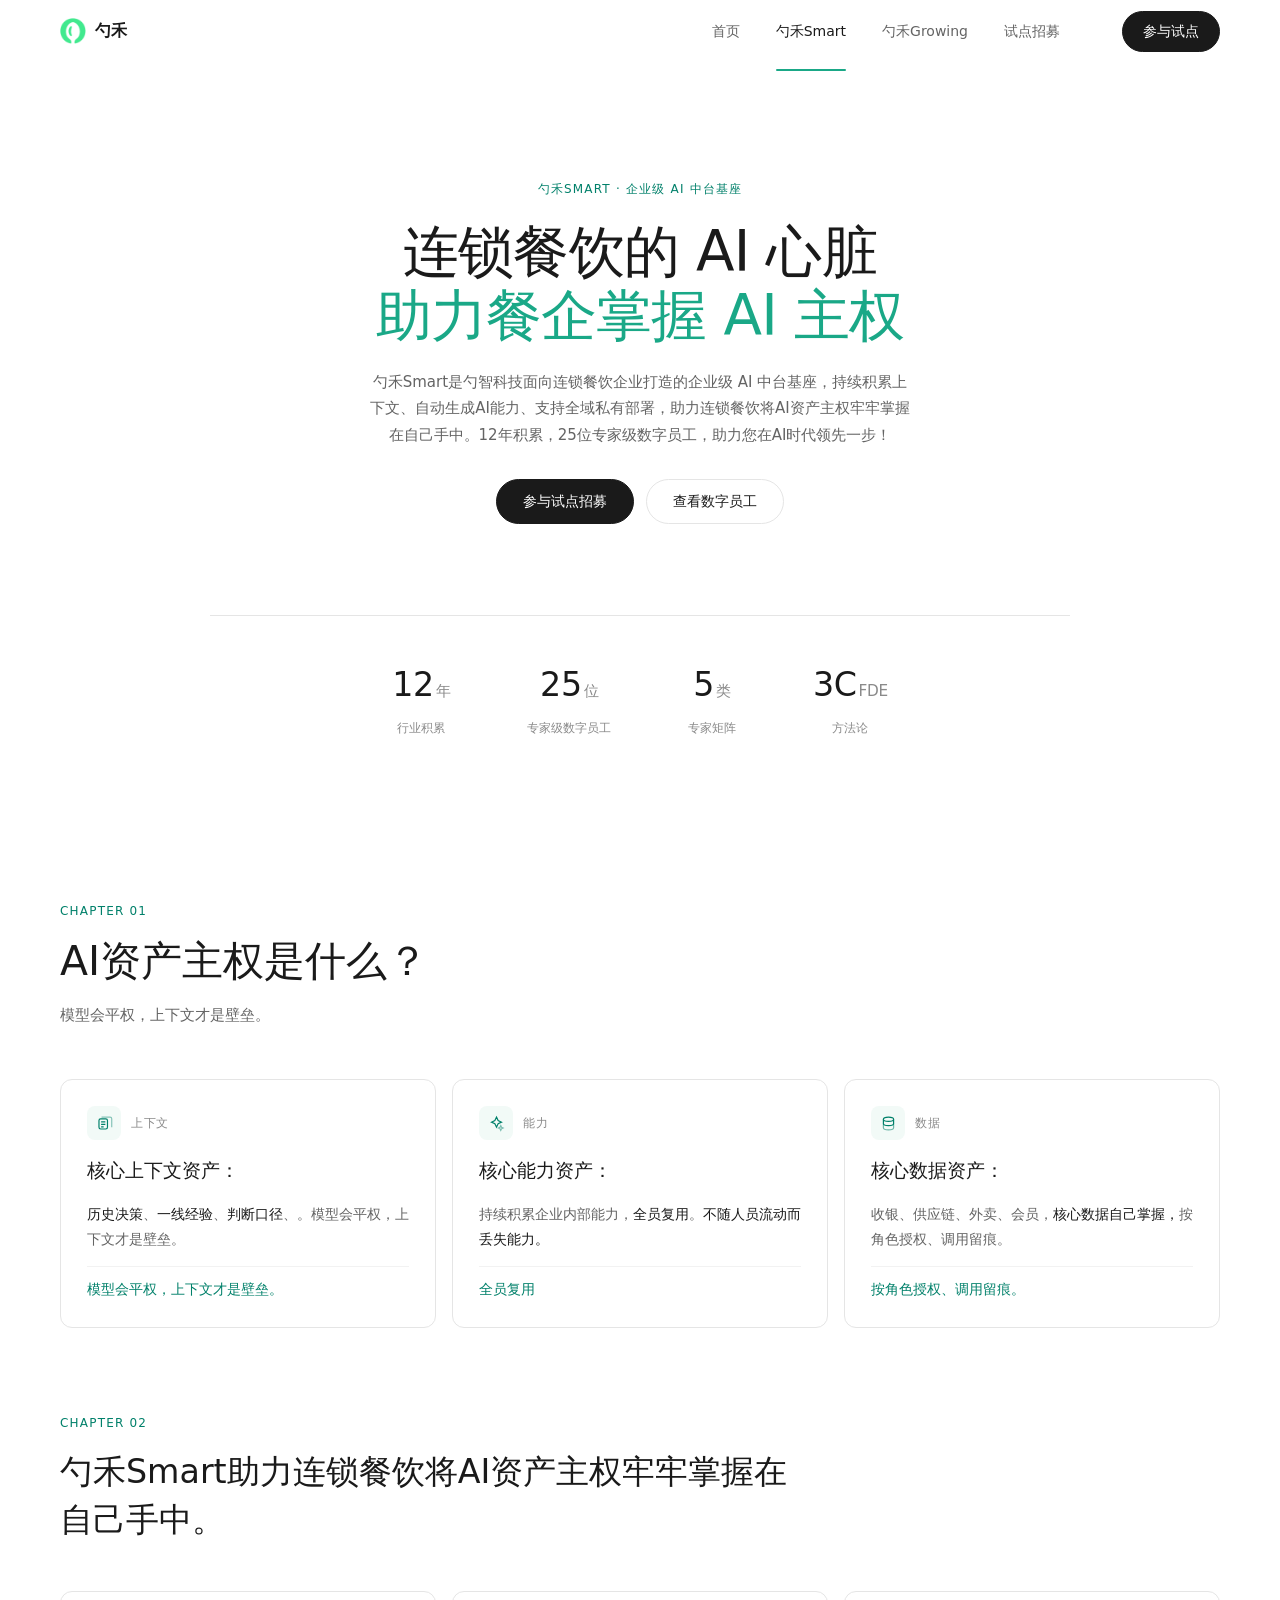
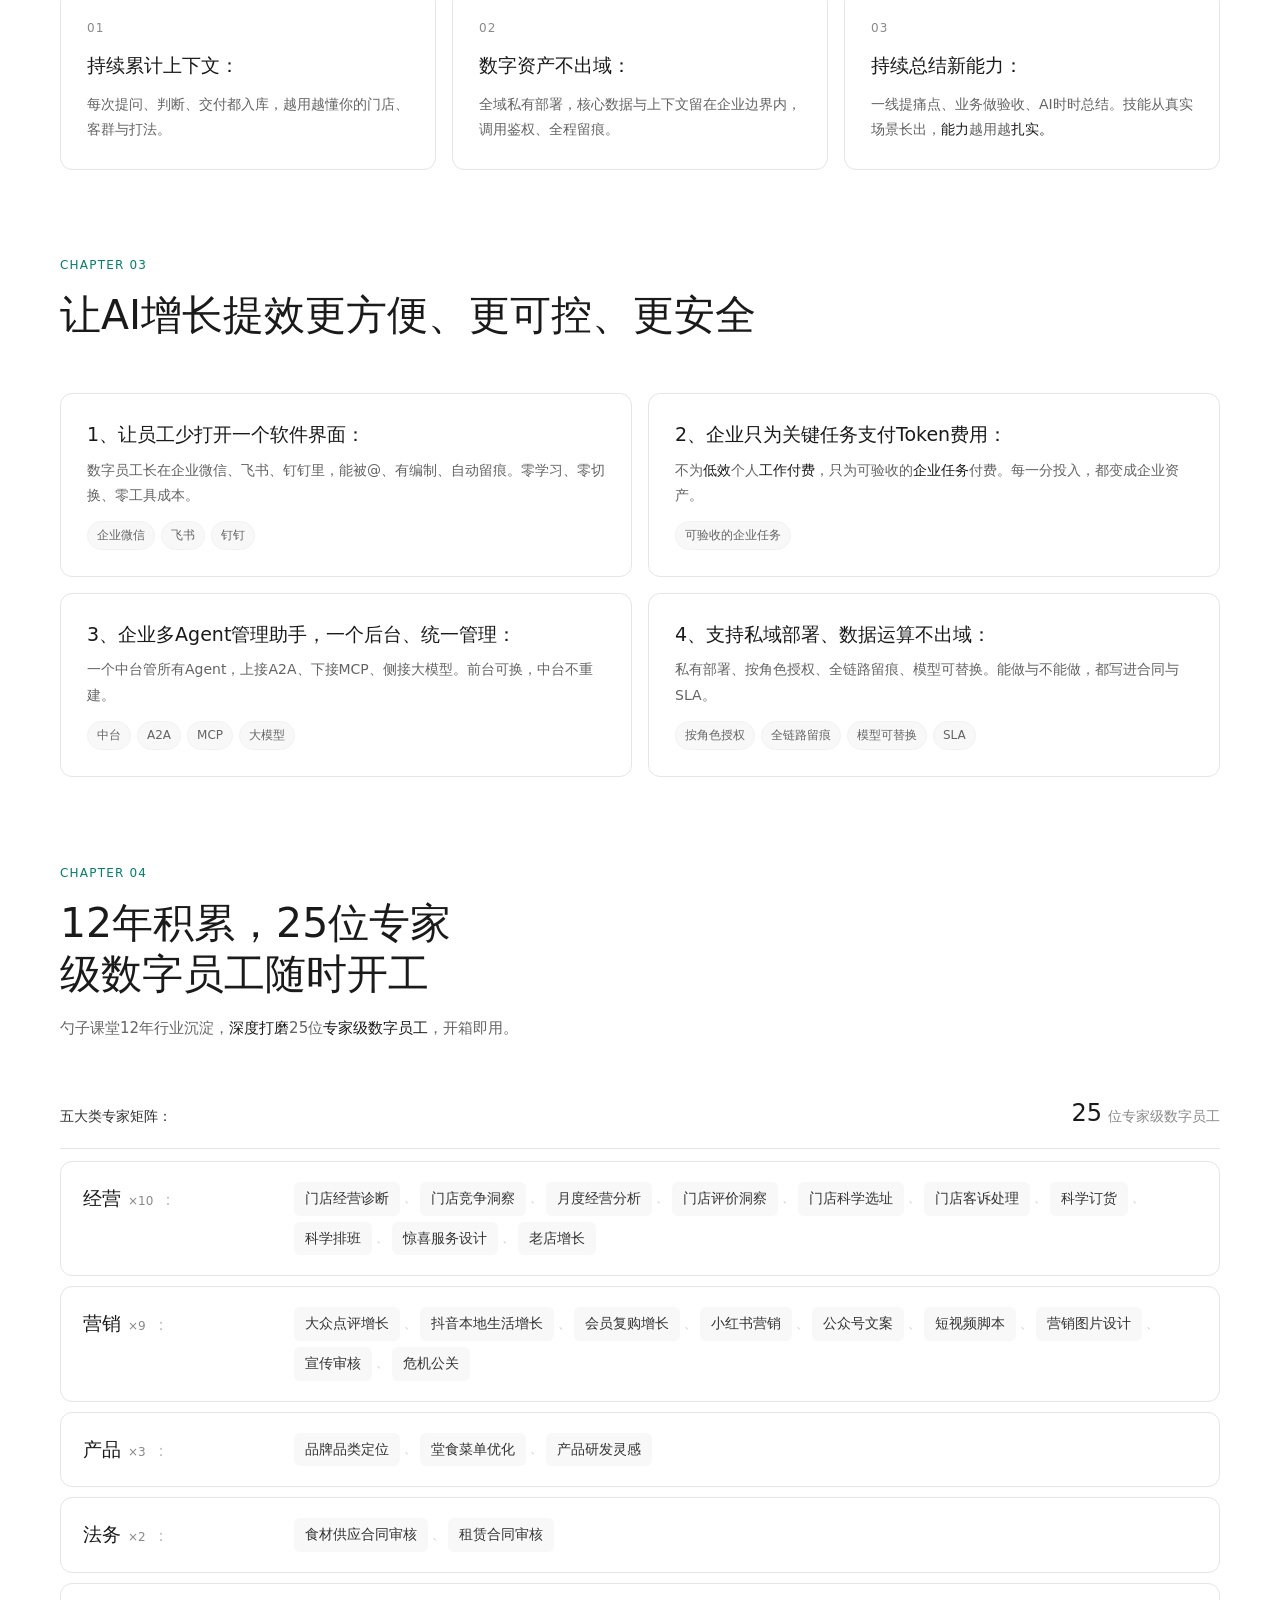
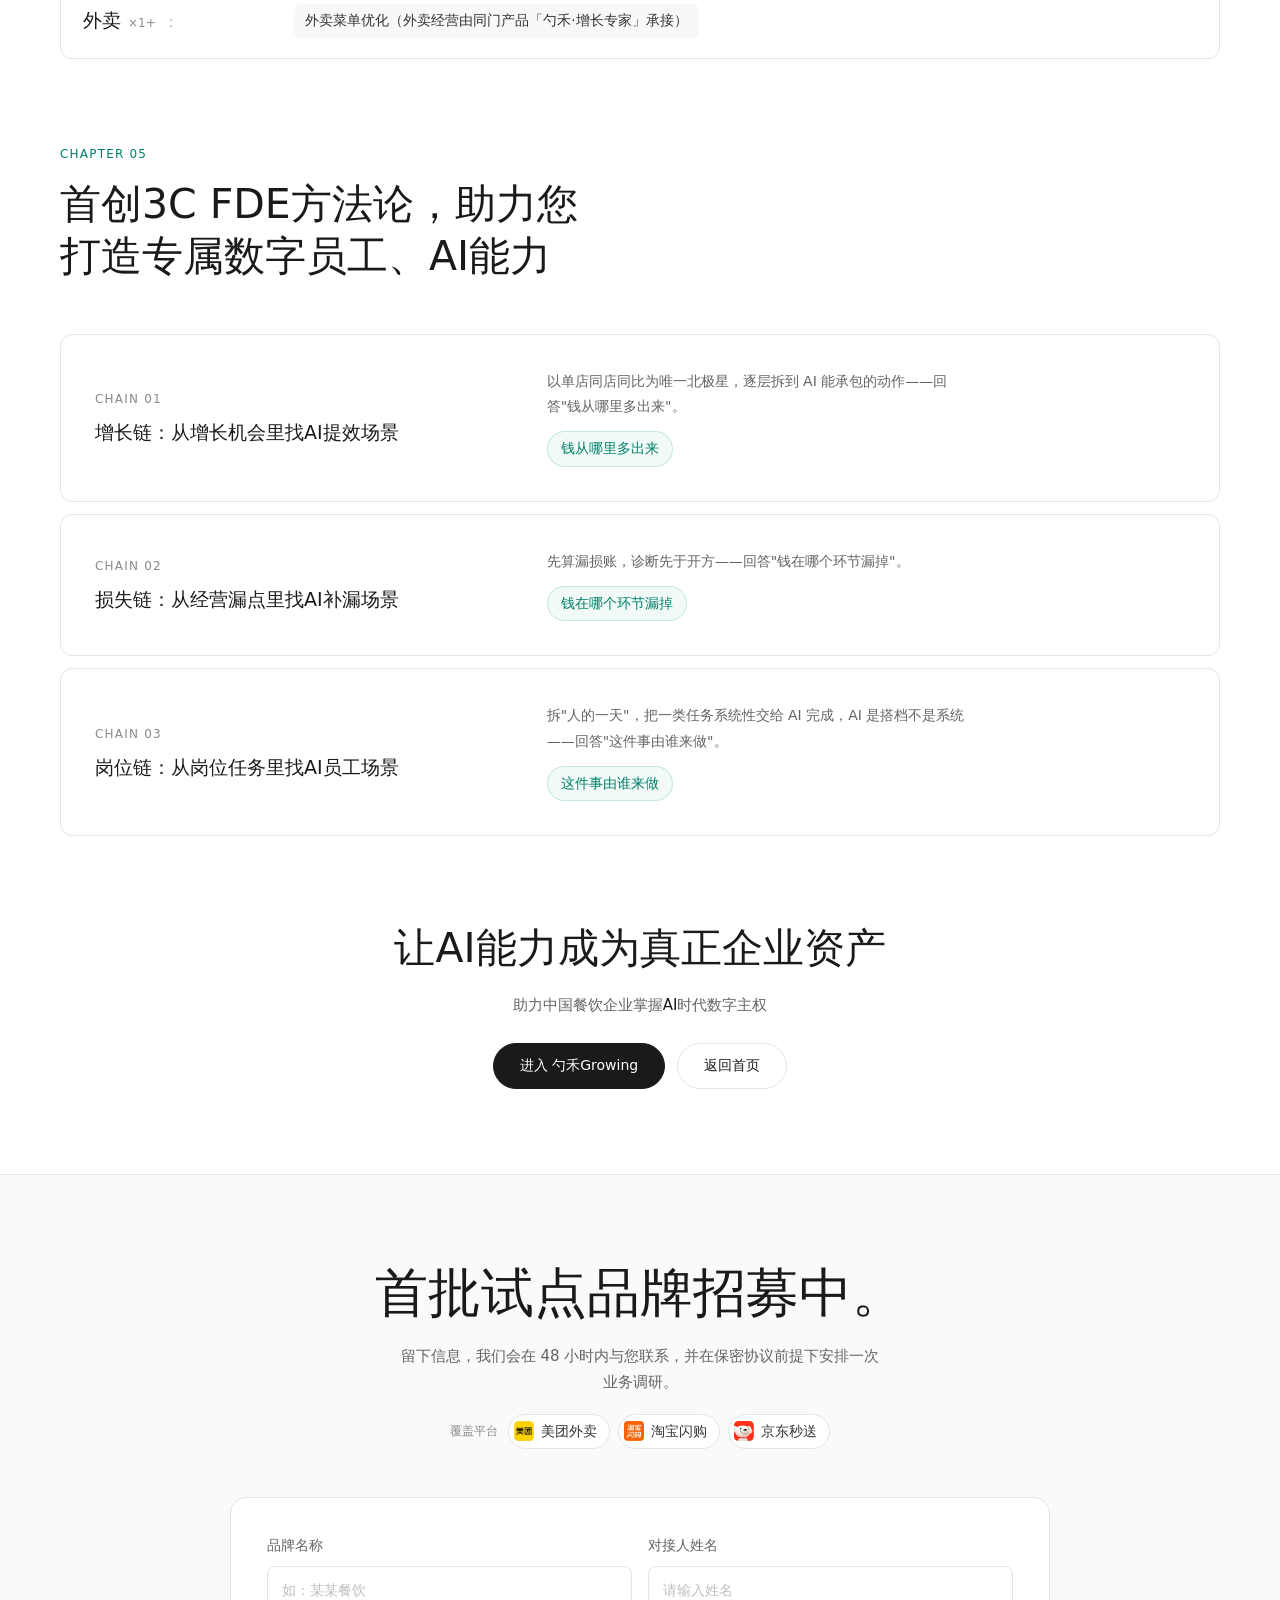
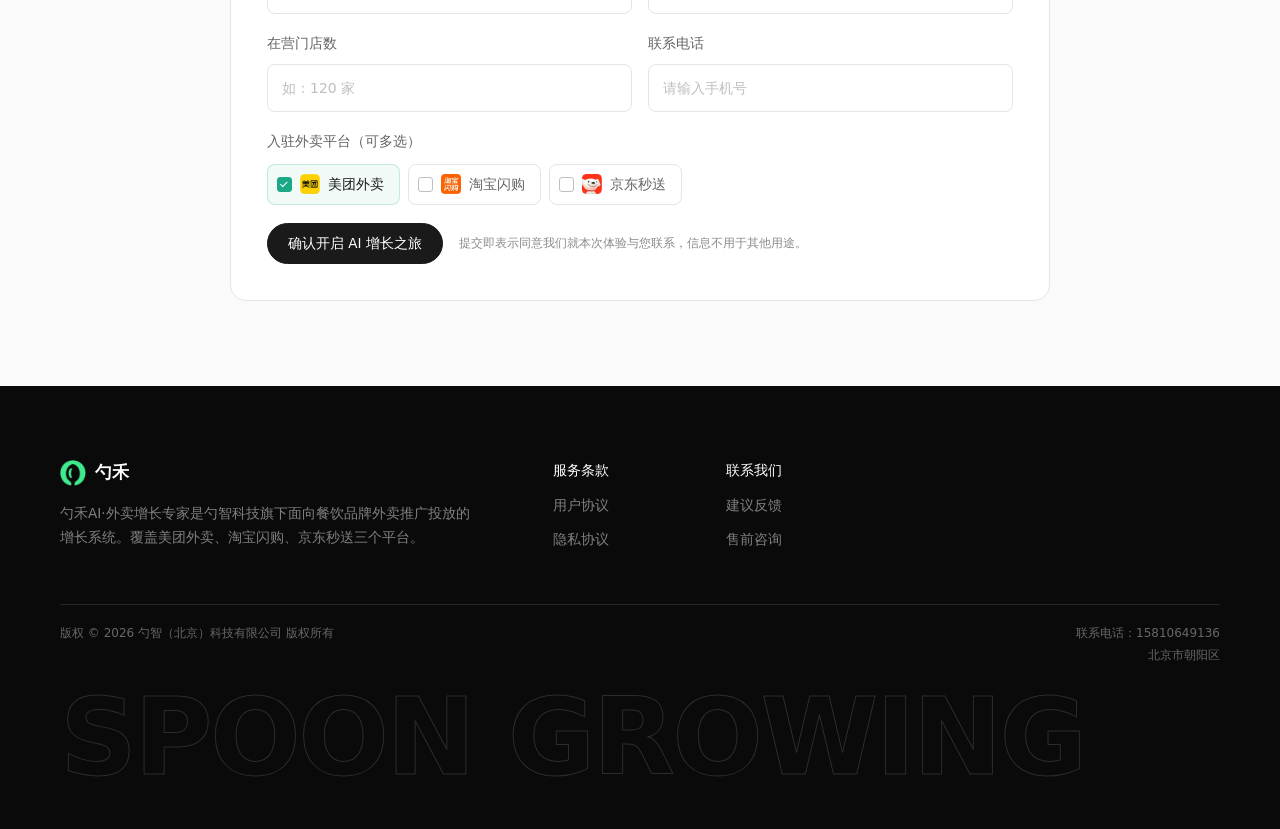
<file: smart/index.html>
<!doctype html>
<html lang="zh-CN">
<head>
<meta charset="utf-8">
<meta name="viewport" content="width=device-width,initial-scale=1,viewport-fit=cover">
<meta name="theme-color" content="#ffffff">
<title>勺禾Smart · 连锁餐饮的 AI 心脏</title>
<meta name="description" content="勺禾Smart是勺智科技面向连锁餐饮企业打造的企业级 AI 中台基座。">
<link rel="icon" type="image/png" href="../assets/img/logo-mark.png">
<link rel="stylesheet" href="../assets/css/wb-tokens.css">
<link rel="stylesheet" href="../assets/css/wb-base.css">
<link rel="stylesheet" href="../assets/css/wb-components.css">
<link rel="stylesheet" href="../assets/css/wb-pages.css">
</head>
<body data-accent="jade">
<header class="nav">
  <div class="nav__inner">
    <a class="logo" href="../"><img src="../assets/img/logo-mark.png" alt="" width="512" height="512">勺禾</a>
    <nav class="nav__links">
      <a class="nav__link" href="../">首页</a>
      <a class="nav__link active" href="../smart/">勺禾Smart</a>
      <a class="nav__link" href="../growing/">勺禾Growing</a>
      <a class="nav__link" href="#recruit">试点招募</a>
    </nav>
    <a class="btn nav__cta" href="#recruit">参与试点</a>
    <button class="nav__burger" aria-label="菜单"><span></span><span></span></button>
  </div>
</header>
<nav class="nav__drawer" aria-label="移动端导航">
  <a href="../">首页</a>
  <a href="../smart/">勺禾Smart</a>
  <a href="../growing/">勺禾Growing</a>
  <a href="#recruit">试点招募</a>
</nav>
<main><section class="phero">
  <div class="container">
    <div class="phero__inner">
      <div class="phero__meta" data-reveal>勺禾Smart · 企业级 AI 中台基座</div>
      <h1 class="phero__title" data-reveal style="--d:50ms">连锁餐饮的 AI 心脏<span class="l2">助力餐企掌握 AI 主权</span></h1>
      <p class="phero__desc" data-reveal style="--d:100ms">勺禾Smart是勺智科技面向连锁餐饮企业打造的企业级 AI 中台基座，持续积累上下文、自动生成AI能力、支持全域私有部署，助力连锁餐饮将AI资产主权牢牢掌握在自己手中。12年积累，25位专家级数字员工，助力您在AI时代领先一步！</p>
      <div class="phero__actions" data-reveal style="--d:140ms">
        <a class="btn btn--md" href="#recruit">参与试点招募</a>
        <a class="btn btn--md btn--outline" href="#matrix">查看数字员工</a>
      </div>
      <div class="phero__stats">
        <div class="phero__stat" data-reveal style="--d:160ms">
          <b><span data-count="12">12</span><i>年</i></b>
          <span>行业积累</span>
        </div><div class="phero__stat" data-reveal style="--d:210ms">
          <b><span data-count="25">25</span><i>位</i></b>
          <span>专家级数字员工</span>
        </div><div class="phero__stat" data-reveal style="--d:260ms">
          <b><span data-count="5">5</span><i>类</i></b>
          <span>专家矩阵</span>
        </div><div class="phero__stat" data-reveal style="--d:310ms">
          <b><span>3C</span><i>FDE</i></b>
          <span>方法论</span>
        </div>
      </div>
    </div>
  </div>
</section><section class="psec" id="sovereignty"><div class="container">
    <div class="psec__head">
      <div class="psec__label" data-reveal>CHAPTER 01</div>
      <h2 class="psec__title" data-reveal style="--d:50ms">AI资产主权是什么？</h2>
      <p class="psec__desc" data-reveal style="--d:90ms">模型会平权，上下文才是壁垒。</p>
    </div>
    <div class="assets">
      <article class="asset" data-reveal style="--d:0ms">
        <div class="asset__top"><span class="asset__icon" aria-hidden="true"><svg viewBox="0 0 20 20" fill="none" stroke="currentColor" stroke-width="1.4"><rect x="3.5" y="4.5" width="10" height="12" rx="2"/><path d="M6.5 2.5h10a2 2 0 0 1 2 2v10" opacity=".45"/><path d="M6 8h5M6 11h5M6 14h3"/></svg></span><span class="asset__kicker">上下文</span></div>
        <h3 class="asset__title">核心上下文资产：</h3>
        <p class="asset__body"><em class="em">历史决策</em>、<em class="em">一线经验</em>、<em class="em">判断口径</em>、。模型会平权，上下文才是壁垒。</p>
        <div class="asset__key">模型会平权，上下文才是壁垒。</div>
      </article><article class="asset" data-reveal style="--d:60ms">
        <div class="asset__top"><span class="asset__icon" aria-hidden="true"><svg viewBox="0 0 20 20" fill="none" stroke="currentColor" stroke-width="1.4"><path d="M10 2.5l1.9 4 4 1.9-4 1.9L10 14.3 8.1 10.3l-4-1.9 4-1.9z"/><path d="M15 12.5l.9 1.9 1.9.9-1.9.9-.9 1.9-.9-1.9-1.9-.9 1.9-.9z" opacity=".5"/></svg></span><span class="asset__kicker">能力</span></div>
        <h3 class="asset__title">核心能力资产：</h3>
        <p class="asset__body">持续积累企业内部能力，<em class="em">全员复用</em>。<em class="em">不随人员流动而丢失能力。</em></p>
        <div class="asset__key">全员复用</div>
      </article><article class="asset" data-reveal style="--d:120ms">
        <div class="asset__top"><span class="asset__icon" aria-hidden="true"><svg viewBox="0 0 20 20" fill="none" stroke="currentColor" stroke-width="1.4"><ellipse cx="10" cy="5" rx="6" ry="2.5"/><path d="M4 5v5c0 1.4 2.7 2.5 6 2.5s6-1.1 6-2.5V5"/><path d="M4 10v5c0 1.4 2.7 2.5 6 2.5s6-1.1 6-2.5v-5" opacity=".55"/></svg></span><span class="asset__kicker">数据</span></div>
        <h3 class="asset__title">核心数据资产：</h3>
        <p class="asset__body">收银、供应链、外卖、会员，<em class="em">核心数据自己掌握，</em>按角色授权、调用留痕。</p>
        <div class="asset__key">按角色授权、调用留痕。</div>
      </article>
    </div>
  </div></section><section class="psec" id="hold"><div class="container">
    <div class="pstatement">
      <div class="psec__label" data-reveal>CHAPTER 02</div>
      <h2 class="pstatement__text" data-reveal style="--d:50ms">勺禾Smart助力连锁餐饮将AI资产主权牢牢掌握在自己手中。</h2>
    </div>
    <div class="hold">
      <div class="hold__item" data-reveal style="--d:0ms">
        <div class="hold__num">01</div>
        <h3 class="hold__title">持续累计上下文：</h3>
        <p class="hold__body">每次提问、判断、交付都入库，越用越懂你的门店、客群与打法。</p>
      </div><div class="hold__item" data-reveal style="--d:60ms">
        <div class="hold__num">02</div>
        <h3 class="hold__title">数字资产不出域：</h3>
        <p class="hold__body">全域私有部署，核心数据与上下文留在企业边界内，调用鉴权、全程留痕。</p>
      </div><div class="hold__item" data-reveal style="--d:120ms">
        <div class="hold__num">03</div>
        <h3 class="hold__title">持续总结新能力：</h3>
        <p class="hold__body">一线提痛点、业务做验收、AI时时总结。技能从真实场景长出，<em class="em">能力</em>越用越<em class="em">扎实。</em></p>
      </div>
    </div>
  </div></section><section class="psec" id="why"><div class="container">
    <div class="psec__head">
      <div class="psec__label" data-reveal>CHAPTER 03</div>
      <h2 class="psec__title" data-reveal style="--d:50ms">让AI增长提效更方便、更可控、更安全</h2>
    </div>
    <div class="why">
      <article class="why__item" data-reveal style="--d:0ms">
        <h3 class="why__title">1、让员工少打开一个软件界面：</h3>
        <p class="why__body">数字员工长在企业微信、飞书、钉钉里，能被@、有编制、自动留痕。零学习、零切换、零工具成本。</p>
        <div class="why__tags"><span class="tag">企业微信</span><span class="tag">飞书</span><span class="tag">钉钉</span></div>
      </article><article class="why__item" data-reveal style="--d:60ms">
        <h3 class="why__title">2、企业只为关键任务支付Token费用：</h3>
        <p class="why__body">不为<em class="em">低效</em>个人<em class="em">工作付费</em>，只为可验收的<em class="em">企业任务</em>付费。每一分投入，都变成企业资产。</p>
        <div class="why__tags"><span class="tag">可验收的企业任务</span></div>
      </article><article class="why__item" data-reveal style="--d:0ms">
        <h3 class="why__title">3、企业多Agent管理助手，一个后台、统一管理：</h3>
        <p class="why__body">一个中台管所有Agent，上接A2A、下接MCP、侧接大模型。前台可换，中台不重建。</p>
        <div class="why__tags"><span class="tag">中台</span><span class="tag">A2A</span><span class="tag">MCP</span><span class="tag">大模型</span></div>
      </article><article class="why__item" data-reveal style="--d:60ms">
        <h3 class="why__title">4、支持私域部署、数据运算不出域：</h3>
        <p class="why__body">私有部署、按角色授权、全链路留痕、模型可替换。能做与不能做，都写进合同与SLA。</p>
        <div class="why__tags"><span class="tag">按角色授权</span><span class="tag">全链路留痕</span><span class="tag">模型可替换</span><span class="tag">SLA</span></div>
      </article>
    </div>
  </div></section><section class="psec" id="matrix"><div class="container">
    <div class="psec__head">
      <div class="psec__label" data-reveal>CHAPTER 04</div>
      <h2 class="psec__title" data-reveal style="--d:50ms">12年积累，25位专家级数字员工随时开工</h2>
      <p class="psec__desc" data-reveal style="--d:90ms">勺子课堂12年行业沉淀，<em class="em">深度打磨</em>25位<em class="em">专家级数字员工</em>，开箱即用。</p>
    </div>
    <div class="matrix__head" data-reveal>
      <span class="matrix__label">五大类专家矩阵：</span>
      <span class="matrix__count"><em>25</em><span>位专家级数字员工</span></span>
    </div>
    <div class="matrix">
      <div class="mrow" data-reveal style="--d:0ms">
        <div class="mrow__cat"><b>经营</b><i>×10</i><span class="mrow__colon">：</span></div>
        <div class="mrow__tags"><span class="mtag">门店经营诊断</span><span class="mtag-sep" aria-hidden="true">、</span><span class="mtag">门店竞争洞察</span><span class="mtag-sep" aria-hidden="true">、</span><span class="mtag">月度经营分析</span><span class="mtag-sep" aria-hidden="true">、</span><span class="mtag">门店评价洞察</span><span class="mtag-sep" aria-hidden="true">、</span><span class="mtag">门店科学选址</span><span class="mtag-sep" aria-hidden="true">、</span><span class="mtag">门店客诉处理</span><span class="mtag-sep" aria-hidden="true">、</span><span class="mtag">科学订货</span><span class="mtag-sep" aria-hidden="true">、</span><span class="mtag">科学排班</span><span class="mtag-sep" aria-hidden="true">、</span><span class="mtag">惊喜服务设计</span><span class="mtag-sep" aria-hidden="true">、</span><span class="mtag">老店增长</span></div>
      </div><div class="mrow" data-reveal style="--d:45ms">
        <div class="mrow__cat"><b>营销</b><i>×9</i><span class="mrow__colon">：</span></div>
        <div class="mrow__tags"><span class="mtag">大众点评增长</span><span class="mtag-sep" aria-hidden="true">、</span><span class="mtag">抖音本地生活增长</span><span class="mtag-sep" aria-hidden="true">、</span><span class="mtag">会员复购增长</span><span class="mtag-sep" aria-hidden="true">、</span><span class="mtag">小红书营销</span><span class="mtag-sep" aria-hidden="true">、</span><span class="mtag">公众号文案</span><span class="mtag-sep" aria-hidden="true">、</span><span class="mtag">短视频脚本</span><span class="mtag-sep" aria-hidden="true">、</span><span class="mtag">营销图片设计</span><span class="mtag-sep" aria-hidden="true">、</span><span class="mtag">宣传审核</span><span class="mtag-sep" aria-hidden="true">、</span><span class="mtag">危机公关</span></div>
      </div><div class="mrow" data-reveal style="--d:90ms">
        <div class="mrow__cat"><b>产品</b><i>×3</i><span class="mrow__colon">：</span></div>
        <div class="mrow__tags"><span class="mtag">品牌品类定位</span><span class="mtag-sep" aria-hidden="true">、</span><span class="mtag">堂食菜单优化</span><span class="mtag-sep" aria-hidden="true">、</span><span class="mtag">产品研发灵感</span></div>
      </div><div class="mrow" data-reveal style="--d:135ms">
        <div class="mrow__cat"><b>法务</b><i>×2</i><span class="mrow__colon">：</span></div>
        <div class="mrow__tags"><span class="mtag">食材供应合同审核</span><span class="mtag-sep" aria-hidden="true">、</span><span class="mtag">租赁合同审核</span></div>
      </div><div class="mrow" data-reveal style="--d:180ms">
        <div class="mrow__cat"><b>外卖</b><i>×1+</i><span class="mrow__colon">：</span></div>
        <div class="mrow__tags"><span class="mtag mtag--wide">外卖菜单优化（外卖经营由同门产品「勺禾·增长专家」承接）</span></div>
      </div>
    </div>
  </div></section><section class="psec" id="method"><div class="container">
    <div class="psec__head">
      <div class="psec__label" data-reveal>CHAPTER 05</div>
      <h2 class="psec__title" data-reveal style="--d:50ms">首创3C FDE方法论，助力您打造专属数字员工、AI能力</h2>
    </div>
    <div class="chains">
      <article class="chain" data-reveal style="--d:0ms">
        <div class="chain__left"><span class="chain__no">CHAIN 01</span><h3 class="chain__title">增长链：从增长机会里找<em class="em">AI提效</em>场景</h3></div>
        <div class="chain__right"><p class="chain__body">以单店同店同比为唯一北极星，逐层拆到 AI 能承包的动作——回答&quot;钱从哪里多出来&quot;。</p><span class="chain__ask">钱从哪里多出来</span></div>
      </article><article class="chain" data-reveal style="--d:55ms">
        <div class="chain__left"><span class="chain__no">CHAIN 02</span><h3 class="chain__title">损失链：从经营漏点里找<em class="em">AI补漏</em>场景</h3></div>
        <div class="chain__right"><p class="chain__body">先算漏损账，诊断先于开方——回答&quot;钱在哪个环节漏掉&quot;。</p><span class="chain__ask">钱在哪个环节漏掉</span></div>
      </article><article class="chain" data-reveal style="--d:110ms">
        <div class="chain__left"><span class="chain__no">CHAIN 03</span><h3 class="chain__title">岗位链：从岗位任务里找<em class="em">AI员工</em>场景</h3></div>
        <div class="chain__right"><p class="chain__body">拆&quot;人的一天&quot;，把一类任务系统性交给 AI 完成，AI 是搭档不是系统——回答&quot;这件事由谁来做&quot;。</p><span class="chain__ask">这件事由谁来做</span></div>
      </article>
    </div>
  </div></section><section class="closing"><div class="container">
    <div class="closing__inner">
      <h2 class="closing__title" data-reveal>让<em class="em">AI</em>能力<em class="em">成为真正</em>企业资产</h2>
      <p class="closing__desc" data-reveal style="--d:50ms">助力中国餐饮企业掌握<em class="em">AI</em>时代数字主权</p>
      <div class="closing__actions" data-reveal style="--d:100ms">
        <a class="btn btn--md" href="../growing/">进入 勺禾Growing</a>
        <a class="btn btn--md btn--outline" href="../">返回首页</a>
      </div>
    </div>
  </div></section></main>
<section class="recruit" id="recruit">
  <div class="container">
    <div class="recruit__head">
      <h2 class="recruit__title" data-reveal>首批试点品牌招募中。</h2>
      <p class="recruit__desc" data-reveal style="--d:60ms">留下信息，我们会在 48 小时内与您联系，并在保密协议前提下安排一次业务调研。</p>
      <div class="recruit__plats" data-reveal style="--d:100ms">
        <span class="recruit__plats-label">覆盖平台</span>
        <span class="plat-chip"><span class="plat-mark" aria-hidden="true"><picture><source srcset="../assets/img/plat/meituan.webp" type="image/webp"><img src="../assets/img/plat/meituan.png" alt="" width="128" height="128" loading="lazy" decoding="async"></picture></span>美团外卖</span><span class="plat-chip"><span class="plat-mark" aria-hidden="true"><picture><source srcset="../assets/img/plat/taobao.webp" type="image/webp"><img src="../assets/img/plat/taobao.png" alt="" width="128" height="128" loading="lazy" decoding="async"></picture></span>淘宝闪购</span><span class="plat-chip"><span class="plat-mark" aria-hidden="true"><picture><source srcset="../assets/img/plat/jd.webp" type="image/webp"><img src="../assets/img/plat/jd.png" alt="" width="128" height="128" loading="lazy" decoding="async"></picture></span>京东秒送</span>
      </div>
    </div>
    <form class="form" data-reveal style="--d:140ms" novalidate>
      <div class="form__row">
        <div class="field"><label class="field__label" for="smart-brand">品牌名称</label>
          <input id="smart-brand" name="brand" type="text" placeholder="如：某某餐饮" autocomplete="organization"></div>
        <div class="field"><label class="field__label" for="smart-contact">对接人姓名</label>
          <input id="smart-contact" name="contact" type="text" placeholder="请输入姓名" autocomplete="name"></div>
      </div>
      <div class="form__row">
        <div class="field"><label class="field__label" for="smart-stores">在营门店数</label>
          <input id="smart-stores" name="stores" type="text" inputmode="numeric" placeholder="如：120 家"></div>
        <div class="field"><label class="field__label" for="smart-phone">联系电话</label>
          <input id="smart-phone" name="phone" type="tel" inputmode="tel" placeholder="请输入手机号" autocomplete="tel"></div>
      </div>
      <div class="field field--checks">
        <span class="field__label">入驻外卖平台（可多选）</span>
        <div class="checks">
          <label class="check"><input type="checkbox" name="platform" value="美团外卖" checked><span class="check__box" aria-hidden="true"></span><span class="plat-mark" aria-hidden="true"><picture><source srcset="../assets/img/plat/meituan.webp" type="image/webp"><img src="../assets/img/plat/meituan.png" alt="" width="128" height="128" loading="lazy" decoding="async"></picture></span><span>美团外卖</span></label><label class="check"><input type="checkbox" name="platform" value="淘宝闪购"><span class="check__box" aria-hidden="true"></span><span class="plat-mark" aria-hidden="true"><picture><source srcset="../assets/img/plat/taobao.webp" type="image/webp"><img src="../assets/img/plat/taobao.png" alt="" width="128" height="128" loading="lazy" decoding="async"></picture></span><span>淘宝闪购</span></label><label class="check"><input type="checkbox" name="platform" value="京东秒送"><span class="check__box" aria-hidden="true"></span><span class="plat-mark" aria-hidden="true"><picture><source srcset="../assets/img/plat/jd.webp" type="image/webp"><img src="../assets/img/plat/jd.png" alt="" width="128" height="128" loading="lazy" decoding="async"></picture></span><span>京东秒送</span></label>
        </div>
      </div>
      <div class="form__foot">
        <button class="btn" type="submit">确认开启 AI 增长之旅</button>
        <span class="form__ok" role="status">已收到您的信息，我们会尽快与您联系。</span>
        <p class="form__note">提交即表示同意我们就本次体验与您联系，信息不用于其他用途。</p>
      </div>
    </form>
  </div>
</section>
<footer class="footer">
  <div class="container">
    <div class="footer__top">
      <div class="footer__brand">
        <a class="footer__logo" href="../"><img src="../assets/img/logo-mark.png" alt="" width="512" height="512">勺禾</a>
        <p class="footer__desc">勺禾AI·外卖增长专家是勺智科技旗下面向餐饮品牌外卖推广投放的增长系统。覆盖美团外卖、淘宝闪购、京东秒送三个平台。</p>
      </div>
      <nav class="footer__cols">
        <div class="footer__col"><h4 class="footer__col-title">服务条款</h4><a class="footer__link" href="../terms/">用户协议</a><a class="footer__link" href="../privacy/">隐私协议</a></div><div class="footer__col"><h4 class="footer__col-title">联系我们</h4><a class="footer__link" href="../feedback/">建议反馈</a><a class="footer__link" href="#recruit">售前咨询</a></div>
      </nav>
    </div>
    <div class="footer__legal">
      <p class="footer__copy">版权 © 2026 勺智（北京）科技有限公司 版权所有</p>
      <div class="footer__contact"><span>联系电话：15810649136</span><span>北京市朝阳区</span></div>
    </div>
  </div>
  <div class="footer__wordmark" aria-hidden="true"><span>SPOON GROWING</span></div>
</footer>
<button class="to-top" aria-label="返回顶部"><svg width="14" height="14" viewBox="0 0 16 16" fill="none" stroke="currentColor" stroke-width="1.6"><path d="M8 13V3M3.5 7.5 8 3l4.5 4.5"/></svg></button>
<script src="../assets/js/wb.js" defer></script>
</body>
</html>
</file>
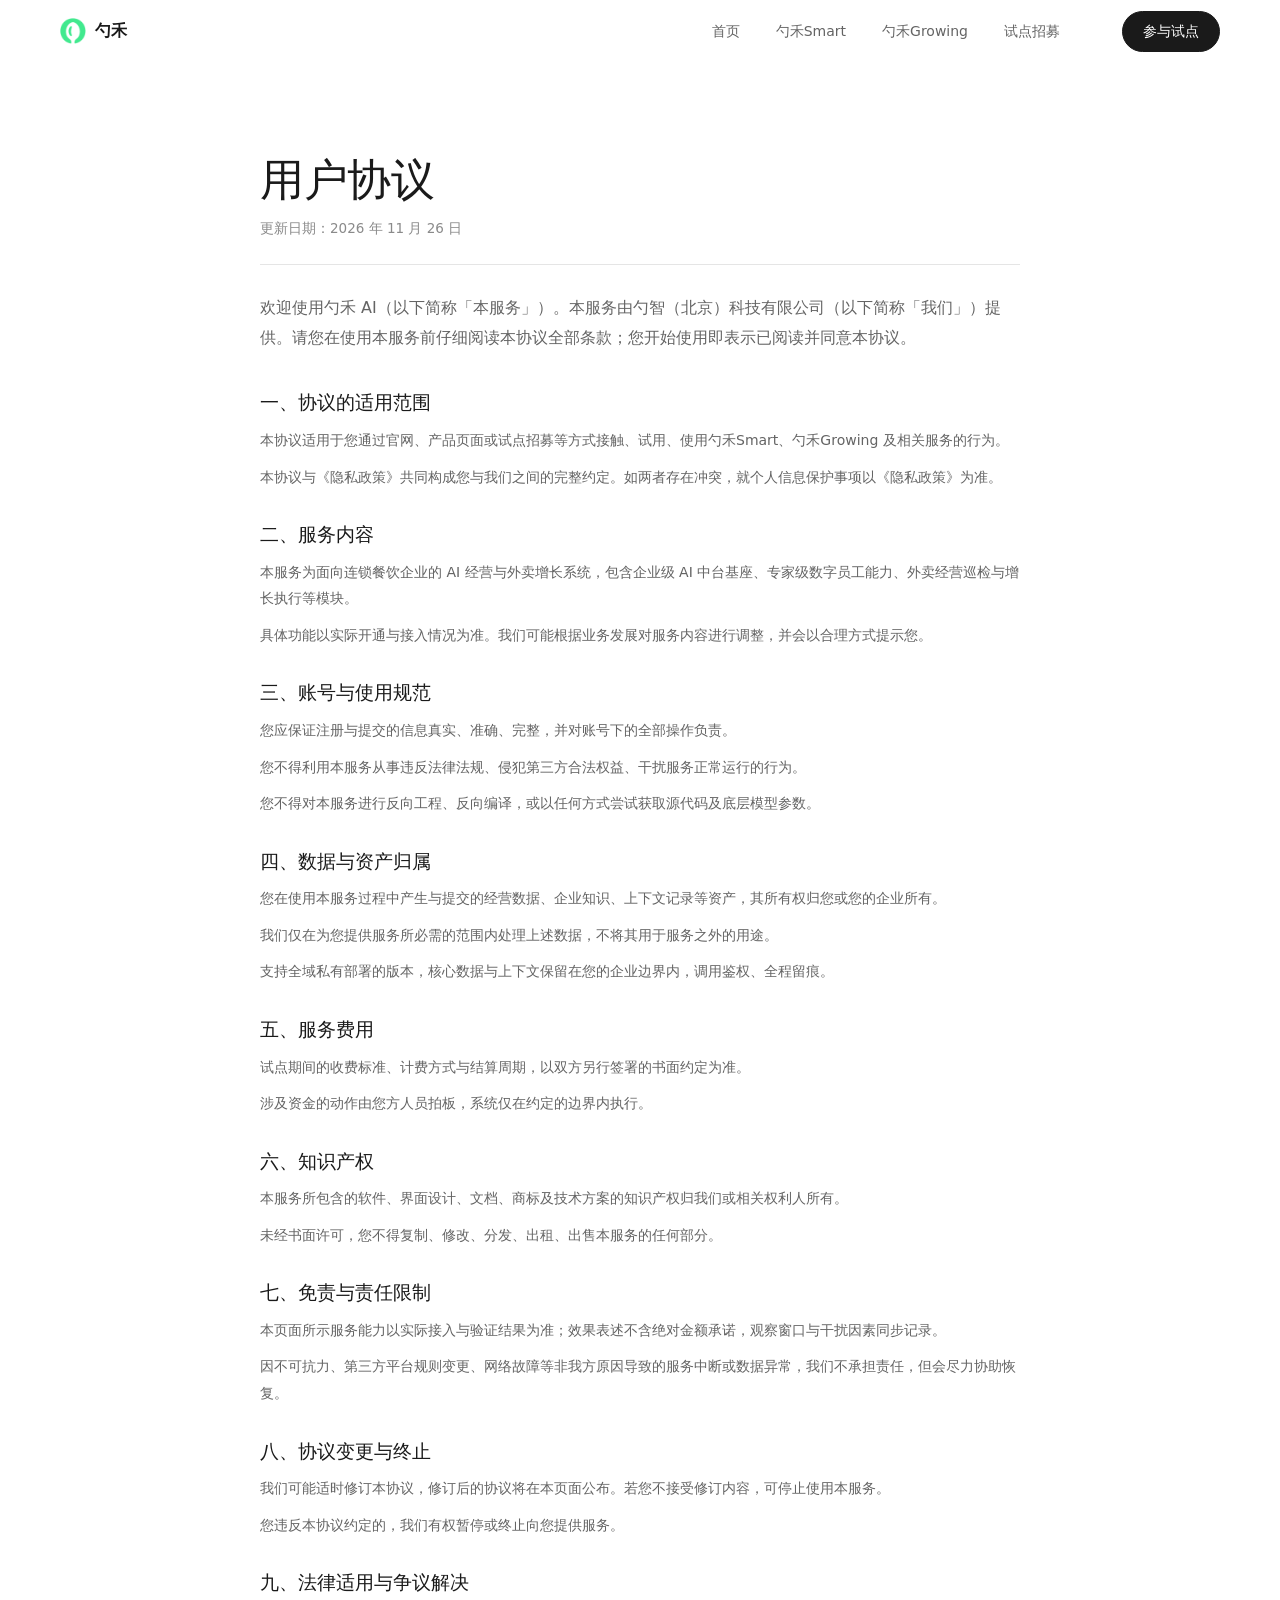
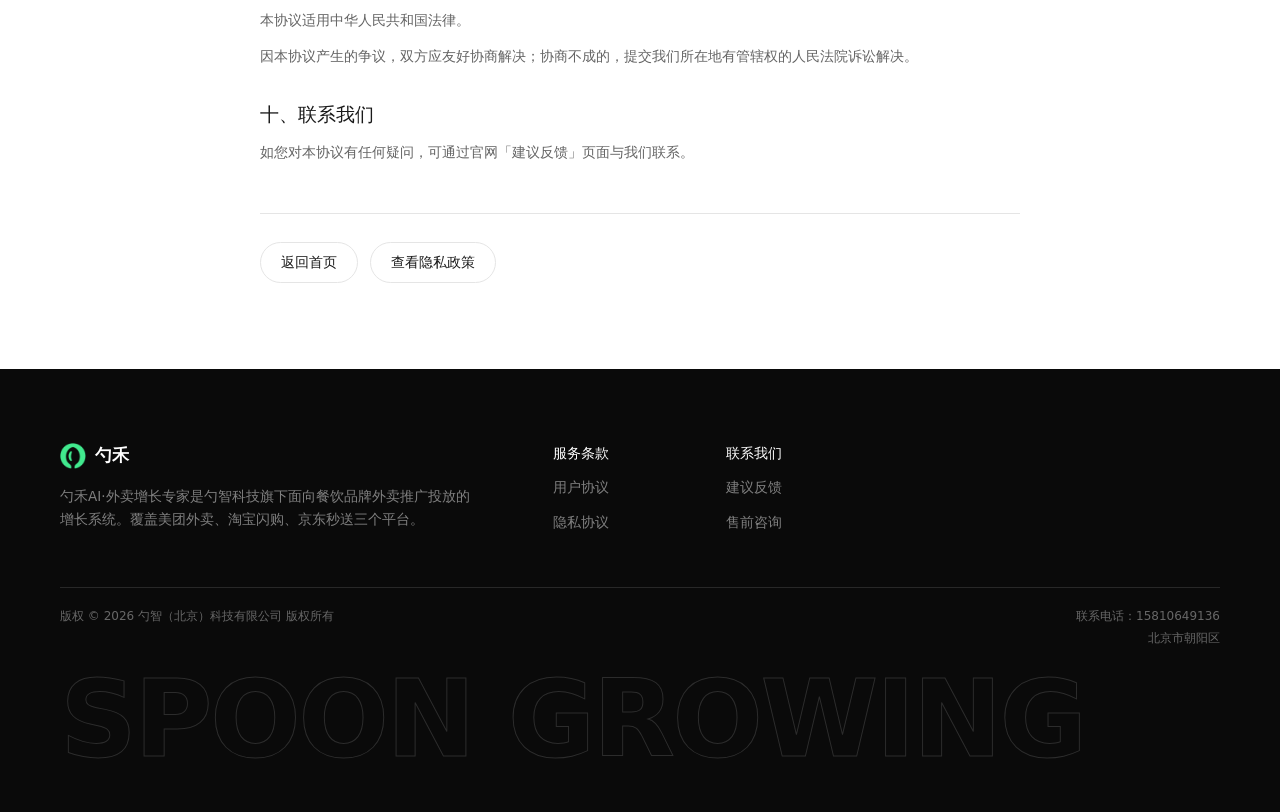
<file: terms/index.html>
<!doctype html>
<html lang="zh-CN">
<head>
<meta charset="utf-8">
<meta name="viewport" content="width=device-width,initial-scale=1,viewport-fit=cover">
<meta name="theme-color" content="#ffffff">
<title>勺禾 · 用户协议</title>
<meta name="description" content="用户协议 — 勺智（北京）科技有限公司">
<link rel="icon" type="image/png" href="../assets/img/logo-mark.png">
<link rel="stylesheet" href="../assets/css/wb-tokens.css">
<link rel="stylesheet" href="../assets/css/wb-base.css">
<link rel="stylesheet" href="../assets/css/wb-components.css">
<link rel="stylesheet" href="../assets/css/wb-pages.css">
</head>
<body data-accent="jade">
<header class="nav">
  <div class="nav__inner">
    <a class="logo" href="../"><img src="../assets/img/logo-mark.png" alt="" width="512" height="512">勺禾</a>
    <nav class="nav__links">
      <a class="nav__link" href="../">首页</a>
      <a class="nav__link" href="../smart/">勺禾Smart</a>
      <a class="nav__link" href="../growing/">勺禾Growing</a>
      <a class="nav__link" href="../index.html#recruit">试点招募</a>
    </nav>
    <a class="btn nav__cta" href="../index.html#recruit">参与试点</a>
    <button class="nav__burger" aria-label="菜单"><span></span><span></span></button>
  </div>
</header>
<nav class="nav__drawer" aria-label="移动端导航">
  <a href="../">首页</a>
  <a href="../smart/">勺禾Smart</a>
  <a href="../growing/">勺禾Growing</a>
  <a href="../index.html#recruit">试点招募</a>
</nav>
<main>
  <section class="legal">
    <div class="container container--narrow">
      <div class="legal__head">
        <h1 class="legal__title">用户协议</h1>
        <p class="legal__updated">更新日期：2026 年 11 月 26 日</p>
      </div>
      <p class="legal__intro">欢迎使用勺禾 AI（以下简称「本服务」）。本服务由勺智（北京）科技有限公司（以下简称「我们」）提供。请您在使用本服务前仔细阅读本协议全部条款；您开始使用即表示已阅读并同意本协议。</p>
      <div class="legal__body">
        <section class="legal__sec" id="s1">
          <h2 class="legal__h">一、协议的适用范围</h2>
          <p class="legal__p">本协议适用于您通过官网、产品页面或试点招募等方式接触、试用、使用勺禾Smart、勺禾Growing 及相关服务的行为。</p><p class="legal__p">本协议与《隐私政策》共同构成您与我们之间的完整约定。如两者存在冲突，就个人信息保护事项以《隐私政策》为准。</p>
        </section><section class="legal__sec" id="s2">
          <h2 class="legal__h">二、服务内容</h2>
          <p class="legal__p">本服务为面向连锁餐饮企业的 AI 经营与外卖增长系统，包含企业级 AI 中台基座、专家级数字员工能力、外卖经营巡检与增长执行等模块。</p><p class="legal__p">具体功能以实际开通与接入情况为准。我们可能根据业务发展对服务内容进行调整，并会以合理方式提示您。</p>
        </section><section class="legal__sec" id="s3">
          <h2 class="legal__h">三、账号与使用规范</h2>
          <p class="legal__p">您应保证注册与提交的信息真实、准确、完整，并对账号下的全部操作负责。</p><p class="legal__p">您不得利用本服务从事违反法律法规、侵犯第三方合法权益、干扰服务正常运行的行为。</p><p class="legal__p">您不得对本服务进行反向工程、反向编译，或以任何方式尝试获取源代码及底层模型参数。</p>
        </section><section class="legal__sec" id="s4">
          <h2 class="legal__h">四、数据与资产归属</h2>
          <p class="legal__p">您在使用本服务过程中产生与提交的经营数据、企业知识、上下文记录等资产，其所有权归您或您的企业所有。</p><p class="legal__p">我们仅在为您提供服务所必需的范围内处理上述数据，不将其用于服务之外的用途。</p><p class="legal__p">支持全域私有部署的版本，核心数据与上下文保留在您的企业边界内，调用鉴权、全程留痕。</p>
        </section><section class="legal__sec" id="s5">
          <h2 class="legal__h">五、服务费用</h2>
          <p class="legal__p">试点期间的收费标准、计费方式与结算周期，以双方另行签署的书面约定为准。</p><p class="legal__p">涉及资金的动作由您方人员拍板，系统仅在约定的边界内执行。</p>
        </section><section class="legal__sec" id="s6">
          <h2 class="legal__h">六、知识产权</h2>
          <p class="legal__p">本服务所包含的软件、界面设计、文档、商标及技术方案的知识产权归我们或相关权利人所有。</p><p class="legal__p">未经书面许可，您不得复制、修改、分发、出租、出售本服务的任何部分。</p>
        </section><section class="legal__sec" id="s7">
          <h2 class="legal__h">七、免责与责任限制</h2>
          <p class="legal__p">本页面所示服务能力以实际接入与验证结果为准；效果表述不含绝对金额承诺，观察窗口与干扰因素同步记录。</p><p class="legal__p">因不可抗力、第三方平台规则变更、网络故障等非我方原因导致的服务中断或数据异常，我们不承担责任，但会尽力协助恢复。</p>
        </section><section class="legal__sec" id="s8">
          <h2 class="legal__h">八、协议变更与终止</h2>
          <p class="legal__p">我们可能适时修订本协议，修订后的协议将在本页面公布。若您不接受修订内容，可停止使用本服务。</p><p class="legal__p">您违反本协议约定的，我们有权暂停或终止向您提供服务。</p>
        </section><section class="legal__sec" id="s9">
          <h2 class="legal__h">九、法律适用与争议解决</h2>
          <p class="legal__p">本协议适用中华人民共和国法律。</p><p class="legal__p">因本协议产生的争议，双方应友好协商解决；协商不成的，提交我们所在地有管辖权的人民法院诉讼解决。</p>
        </section><section class="legal__sec" id="s10">
          <h2 class="legal__h">十、联系我们</h2>
          <p class="legal__p">如您对本协议有任何疑问，可通过官网「建议反馈」页面与我们联系。</p>
        </section>
      </div>
      <div class="legal__back">
        <a class="btn btn--outline" href="../">返回首页</a>
        <a class="btn btn--outline" href="../privacy/">查看隐私政策</a>
      </div>
    </div>
  </section>
</main>
<footer class="footer">
  <div class="container">
    <div class="footer__top">
      <div class="footer__brand">
        <a class="footer__logo" href="../"><img src="../assets/img/logo-mark.png" alt="" width="512" height="512">勺禾</a>
        <p class="footer__desc">勺禾AI·外卖增长专家是勺智科技旗下面向餐饮品牌外卖推广投放的增长系统。覆盖美团外卖、淘宝闪购、京东秒送三个平台。</p>
      </div>
      <nav class="footer__cols">
        <div class="footer__col"><h4 class="footer__col-title">服务条款</h4><a class="footer__link" href="../terms/">用户协议</a><a class="footer__link" href="../privacy/">隐私协议</a></div><div class="footer__col"><h4 class="footer__col-title">联系我们</h4><a class="footer__link" href="../feedback/">建议反馈</a><a class="footer__link" href="../index.html#recruit">售前咨询</a></div>
      </nav>
    </div>
    <div class="footer__legal">
      <p class="footer__copy">版权 © 2026 勺智（北京）科技有限公司 版权所有</p>
      <div class="footer__contact"><span>联系电话：15810649136</span><span>北京市朝阳区</span></div>
    </div>
  </div>
  <div class="footer__wordmark" aria-hidden="true"><span>SPOON GROWING</span></div>
</footer>
<button class="to-top" aria-label="返回顶部"><svg width="14" height="14" viewBox="0 0 16 16" fill="none" stroke="currentColor" stroke-width="1.6"><path d="M8 13V3M3.5 7.5 8 3l4.5 4.5"/></svg></button>
<script src="../assets/js/wb.js" defer></script>
</body>
</html>
</file>
<file: assets/css/wb-tokens.css>
/* =========================================================================
   勺禾官网 · Design System（严格对齐 WorkBuddy 实测规格）
   —— 参考 https://www.workbuddy.cn 的实测设计参数
   =========================================================================
   实测数据来源：官网 CSS 与 computed style
     · 容器 max-width 1440px，内容区约 1200px，水平留白 120px
     · 区块 padding-top 96px（部分 120px / 153px）
     · 底色 #ffffff，无分区底色变化
     · 正文 16px / 28px / 300，色 #646464
     · 标题 #1a1a1a，h2 60/72/400，h3 28/43.4/300
     · 主按钮 #1a1a1a 底、白字、圆角 999、13.5px、10×20
     · 卡片 #fff + 1px #e5e5e5 + 圆角 12，无阴影
     · 页脚 #0a0a0a
     · 品牌绿 #28b894 / #009273
   ========================================================================= */
:root {
  /* 中性色（WorkBuddy 实测） */
  --c-900: #1a1a1a;
  --c-700: #333333;
  --c-500: #646464;   /* 正文灰 */
  --c-400: #8a8a8a;
  --c-300: #bfbfbf;
  --c-200: #e5e5e5;   /* 描边 */
  --c-100: #f2f2f2;
  --c-50:  #f8f8f8;
  --c-0:   #ffffff;
  --c-black: #0a0a0a;

  /* 品牌绿 */
  --g-600: #009273;
  --g-500: #28b894;
  --g-100: #e8f7f2;
  --g-50:  #f4faf8;
  --g-a12: rgba(40, 184, 148, 0.12);
  --g-a24: rgba(40, 184, 148, 0.24);

  /* 产品色（同色系微调） */
  --brand: var(--g-500);
  --brand-deep: var(--g-600);
  --brand-soft: var(--g-50);
  --brand-line: rgba(40, 184, 148, 0.24);

  /* 字号（严格对齐） */
  --f-hero: clamp(34px, 6.11vw, 88px);   /* 88 / 89.76 */
  --f-h2:   clamp(26px, 4.17vw, 60px);   /* 60 / 72 */
  --f-h3:   clamp(20px, 1.95vw, 28px);   /* 28 / 43.4 */
  --f-h4:   19px;                        /* 19 / 26.6 */
  --f-lead: clamp(15px, 1.11vw, 16px);
  --f-body: 16px;                        /* 16 / 28 */
  --f-sm:   14px;
  --f-xs:   13.5px;
  --f-mini: 12px;

  --lh-hero: 1.02;
  --lh-h2: 1.2;
  --lh-h3: 1.55;
  --lh-body: 1.75;

  /* 布局 */
  --max: 1200px;
  --pad: clamp(20px, 5vw, 60px);
  --sec: clamp(56px, 6.7vw, 96px);

  /* 圆角（实测） */
  --r-xs: 6px;
  --r-sm: 8px;
  --r-md: 12px;
  --r-lg: 16px;
  --r-xl: 20px;
  --r-pill: 999px;

  --nav-h: 64px;

  --ease: cubic-bezier(0.16, 1, 0.3, 1);
  --t-fast: 0.18s;
  --t-base: 0.3s;

  --font: "PingFang SC", "HarmonyOS Sans SC", "Hiragino Sans GB",
    "Source Han Sans SC", "Noto Sans SC", "Microsoft YaHei", system-ui, -apple-system,
    "Segoe UI", Roboto, sans-serif;
  --mono: "SF Mono", ui-monospace, Menlo, Consolas, monospace;
}

/* Smart：冷绿 */
[data-accent="jade"] {
  --brand: #1aa887;
  --brand-deep: #00806a;
  --brand-soft: #f2faf7;
  --brand-line: rgba(26, 168, 135, 0.22);
}
/* Growing：暖绿 */
[data-accent="olive"] {
  --brand: #4fae63;
  --brand-deep: #2f8a45;
  --brand-soft: #f3faf3;
  --brand-line: rgba(79, 174, 99, 0.22);
}
</file>
<file: assets/css/wb-base.css>
/* =========================================================================
   勺禾官网 · Base（WorkBuddy 规格）
   ========================================================================= */
*, *::before, *::after { box-sizing: border-box; }

html {
  -webkit-text-size-adjust: 100%;
  scroll-behavior: smooth;
  scroll-padding-top: calc(var(--nav-h) + 20px);
}

body {
  margin: 0;
  font-family: var(--font);
  font-size: var(--f-body);
  line-height: var(--lh-body);
  font-weight: 300;
  color: var(--c-500);
  background: var(--c-0);
  -webkit-font-smoothing: antialiased;
  -moz-osx-font-smoothing: grayscale;
}

h1, h2, h3, h4, p { margin: 0; }
ul, ol { margin: 0; padding: 0; list-style: none; }
img, svg { display: block; max-width: 100%; }
a { color: inherit; text-decoration: none; }
button { font: inherit; color: inherit; background: none; border: 0; cursor: pointer; }
::selection { background: var(--g-a24); color: var(--c-900); }

:focus-visible {
  outline: 2px solid var(--brand);
  outline-offset: 3px;
  border-radius: 4px;
}

/* ---------------- 容器 ---------------- */
.container {
  width: 100%;
  max-width: calc(var(--max) + var(--pad) * 2);
  margin-inline: auto;
  padding-inline: var(--pad);
}
.container--narrow { max-width: 880px; }

/* =========================================================================
   排版（实测比例）
   ========================================================================= */
.hero-title {
  font-size: var(--f-hero);
  line-height: var(--lh-hero);
  font-weight: 500;
  letter-spacing: -0.01em;
  color: var(--c-900);
  text-wrap: balance;
}
.h2 {
  font-size: var(--f-h2);
  line-height: var(--lh-h2);
  font-weight: 400;
  color: var(--c-900);
  text-wrap: balance;
}
.h3 {
  font-size: var(--f-h3);
  line-height: var(--lh-h3);
  font-weight: 300;
  color: var(--c-900);
}
.h4 {
  font-size: var(--f-h4);
  line-height: 1.4;
  font-weight: 400;
  color: var(--c-900);
}
.lead {
  font-size: var(--f-lead);
  line-height: 1.75;
  font-weight: 300;
  color: var(--c-500);
}
.body { font-size: var(--f-body); line-height: var(--lh-body); font-weight: 300; color: var(--c-500); }
.sm { font-size: var(--f-sm); line-height: 1.7; font-weight: 300; color: var(--c-500); }
.xs { font-size: var(--f-xs); line-height: 1.6; color: var(--c-400); }
.mini { font-size: var(--f-mini); line-height: 1.5; color: var(--c-400); }
.center { text-align: center; }

/* 强调：只有字重变化，不用彩色（WorkBuddy 也没有大面积彩色强调） */
.em {
  font-style: normal;
  font-weight: 500;
  color: var(--c-900);
}

/* =========================================================================
   区块
   ========================================================================= */
.section {
  padding-top: var(--sec);
  background: var(--c-0);
}
.section--last { padding-bottom: var(--sec); }

/* 区块标题组（居中，WorkBuddy 首页风格） */
.sec-head {
  display: grid;
  gap: 20px;
  justify-items: center;
  text-align: center;
  margin-bottom: clamp(40px, 5.5vw, 72px);
}
.sec-head__title {
  font-size: var(--f-h2);
  line-height: var(--lh-h2);
  font-weight: 400;
  color: var(--c-900);
  max-width: 22em;
  text-wrap: balance;
}
.sec-head__desc {
  font-size: var(--f-lead);
  line-height: 1.75;
  font-weight: 300;
  color: var(--c-500);
  max-width: 34em;
}

/* 左对齐标题组 */
.sec-head--left { justify-items: start; text-align: left; }

/* =========================================================================
   按钮（实测：黑底白字，圆角 999，13.5px）
   ========================================================================= */
.btn {
  display: inline-flex;
  align-items: center;
  justify-content: center;
  gap: 6px;
  padding: 10px 20px;
  border-radius: var(--r-pill);
  font-size: var(--f-xs);
  font-weight: 500;
  line-height: 1.4;
  color: var(--c-0);
  background: var(--c-900);
  border: 1px solid var(--c-900);
  white-space: nowrap;
  transition: background var(--t-base) var(--ease), opacity var(--t-base),
    transform var(--t-base) var(--ease);
}
.btn:hover { background: #000; transform: translateY(-1px); }
.btn--outline {
  background: transparent;
  color: var(--c-900);
  border-color: var(--c-200);
}
.btn--outline:hover { background: var(--c-50); border-color: var(--c-300); transform: none; }
.btn--brand {
  background: var(--brand);
  border-color: var(--brand);
  color: var(--c-0);
}
.btn--brand:hover { background: var(--brand-deep); border-color: var(--brand-deep); }
.btn--md { padding: 12px 26px; font-size: var(--f-sm); }

/* =========================================================================
   卡片（实测：#fff + 1px #e5e5e5 + 圆角 12 + 无阴影）
   ========================================================================= */
.card {
  background: var(--c-0);
  border: 1px solid var(--c-200);
  border-radius: var(--r-md);
  transition: border-color var(--t-base) var(--ease), background var(--t-base) var(--ease);
}
.card:hover { border-color: var(--c-300); }

/* =========================================================================
   入场动效（WorkBuddy 风格：只做轻微上移淡入）
   ========================================================================= */
[data-reveal] {
  opacity: 0;
  transform: translate3d(0, 14px, 0);
  transition: opacity 0.6s var(--ease), transform 0.6s var(--ease);
  transition-delay: var(--d, 0ms);
}
[data-reveal].in { opacity: 1; transform: none; }

@media (prefers-reduced-motion: reduce) {
  html { scroll-behavior: auto; }
  *, *::before, *::after {
    animation-duration: 0.001ms !important;
    transition-duration: 0.001ms !important;
  }
  [data-reveal] { opacity: 1 !important; transform: none !important; }
}

.sr-only {
  position: absolute !important;
  width: 1px; height: 1px;
  padding: 0; margin: -1px;
  overflow: hidden;
  clip: rect(0, 0, 0, 0);
  white-space: nowrap;
  border: 0;
}
</file>
<file: assets/css/wb-components.css>
/* =========================================================================
   勺禾官网 · Components（WorkBuddy 规格）
   ========================================================================= */

/* =========================================================================
   导航（白底 64px，右侧按钮）
   ========================================================================= */
.nav {
  position: fixed;
  inset: 0 0 auto 0;
  z-index: 100;
  height: var(--nav-h);
  display: flex;
  align-items: center;
  background: rgba(255, 255, 255, 0.92);
  backdrop-filter: blur(14px);
  -webkit-backdrop-filter: blur(14px);
  border-bottom: 1px solid transparent;
  transition: border-color var(--t-base) var(--ease);
}
.nav.stuck { border-bottom-color: var(--c-200); }
.nav__inner {
  width: 100%;
  max-width: calc(var(--max) + var(--pad) * 2);
  margin-inline: auto;
  padding-inline: var(--pad);
  display: flex;
  align-items: center;
  gap: 40px;
}

/* Logo */
.logo {
  display: inline-flex;
  align-items: center;
  gap: 9px;
  font-size: 16px;
  font-weight: 600;
  color: var(--c-900);
  flex: none;
}
.logo img {
  width: 26px;
  height: 26px;
  object-fit: contain;
  transition: transform var(--t-base) var(--ease);
}
.logo:hover img { transform: rotate(-6deg); }

/* 链接 */
.nav__links {
  display: flex;
  align-items: center;
  gap: 8px;
  margin-left: auto;
}
.nav__link {
  position: relative;
  padding: 6px 14px;
  font-size: var(--f-sm);
  font-weight: 400;
  color: var(--c-500);
  transition: color var(--t-fast);
  white-space: nowrap;
}
.nav__link:hover { color: var(--c-900); }
.nav__link.active { color: var(--c-900); font-weight: 500; }
.nav__link.active::after {
  content: "";
  position: absolute;
  left: 14px; right: 14px; bottom: -21px;
  height: 2px;
  background: var(--brand);
  border-radius: 2px;
}
.nav__cta { flex: none; margin-left: 8px; }

/* 移动端 */
.nav__burger {
  display: none;
  width: 36px; height: 36px;
  margin-left: auto;
  flex-direction: column;
  align-items: center;
  justify-content: center;
  gap: 5px;
}
.nav__burger span {
  display: block;
  width: 16px; height: 1.5px;
  background: var(--c-900);
  transition: transform var(--t-base) var(--ease), opacity var(--t-fast);
}
.nav__burger.open span:first-child { transform: translateY(3.25px) rotate(45deg); }
.nav__burger.open span:last-child { transform: translateY(-3.25px) rotate(-45deg); }

.nav__drawer {
  position: fixed;
  inset: var(--nav-h) 0 auto 0;
  z-index: 99;
  display: none;
  flex-direction: column;
  padding: 8px var(--pad) 20px;
  background: var(--c-0);
  border-bottom: 1px solid var(--c-200);
}
.nav__drawer.open { display: flex; }
.nav__drawer a {
  padding: 14px 0;
  font-size: var(--f-body);
  color: var(--c-900);
  border-bottom: 1px solid var(--c-100);
}
.nav__drawer a:last-child { border-bottom: 0; }

@media (max-width: 960px) {
  .nav__links { display: none; }
  .nav__cta { display: none; }
  .nav__burger { display: flex; }
}

/* =========================================================================
   平台标识
   ========================================================================= */
.plat-mark {
  width: 20px; height: 20px;
  flex: 0 0 20px;
  display: block;
  overflow: hidden;
  border-radius: 4px;
}
.plat-mark picture { display: block; width: 100%; height: 100%; }
.plat-mark img { width: 100%; height: 100%; object-fit: cover; border-radius: inherit; }

/* =========================================================================
   招募表单
   ========================================================================= */
.recruit {
  padding-top: var(--sec);
  padding-bottom: var(--sec);

  background: #fafafa;
  border-top: 1px solid var(--c-200);
}
.recruit__head {
  display: grid;
  gap: 18px;
  justify-items: center;
  text-align: center;
  margin-bottom: clamp(32px, 4vw, 48px);
}
.recruit__title {
  font-size: var(--f-h2);
  line-height: var(--lh-h2);
  font-weight: 400;
  color: var(--c-900);
  text-wrap: balance;
}
.recruit__desc {
  font-size: var(--f-lead);
  line-height: 1.75;
  font-weight: 300;
  color: var(--c-500);
  max-width: 32em;
}
.recruit__plats {
  display: flex;
  align-items: center;
  justify-content: center;
  gap: 8px;
  flex-wrap: wrap;
}
.recruit__plats-label {
  font-size: var(--f-mini);
  color: var(--c-400);
  margin-right: 2px;
}
.plat-chip {
  display: inline-flex;
  align-items: center;
  gap: 7px;
  padding: 5px 12px 5px 5px;
  border-radius: var(--r-pill);
  border: 1px solid var(--c-200);
  background: var(--c-0);
  font-size: var(--f-xs);
  color: var(--c-700);
}

/* 表单 */
.form {
  max-width: 820px;
  margin-inline: auto;
  padding: clamp(22px, 3vw, 36px);
  border-radius: var(--r-lg);
  background: var(--c-0);
  border: 1px solid var(--c-200);
  display: grid;
  gap: 18px;
}
.form__row {
  display: grid;
  grid-template-columns: repeat(2, minmax(0, 1fr));
  gap: 16px;
}
.field { display: grid; gap: 8px; min-width: 0; }
.field__label { font-size: var(--f-xs); color: var(--c-500); }
.field input {
  width: 100%;
  padding: 11px 14px;
  border-radius: var(--r-sm);
  border: 1px solid var(--c-200);
  background: var(--c-0);
  color: var(--c-900);
  font: inherit;
  font-size: var(--f-sm);
  font-weight: 300;
  transition: border-color var(--t-fast), box-shadow var(--t-fast);
}
.field input::placeholder { color: var(--c-300); }
.field input:focus {
  outline: none;
  border-color: var(--brand);
  box-shadow: 0 0 0 3px var(--g-a12);
}

.field--checks { gap: 10px; }
.checks { display: flex; flex-wrap: wrap; gap: 8px; }
.check {
  position: relative;
  display: inline-flex;
  align-items: center;
  gap: 8px;
  padding: 7px 15px 7px 9px;
  border-radius: var(--r-sm);
  border: 1px solid var(--c-200);
  background: var(--c-0);
  font-size: var(--f-sm);
  font-weight: 300;
  color: var(--c-500);
  cursor: pointer;
  user-select: none;
  transition: border-color var(--t-fast), background var(--t-fast), color var(--t-fast);
}
.check:hover { border-color: var(--c-300); }
.check input { position: absolute; opacity: 0; pointer-events: none; }
.check__box {
  width: 15px; height: 15px;
  border-radius: 3px;
  border: 1px solid var(--c-300);
  display: grid;
  place-items: center;
  flex: none;
  transition: background var(--t-fast), border-color var(--t-fast);
}
.check__box::after {
  content: "";
  width: 7px; height: 4px;
  border-left: 1.6px solid #fff;
  border-bottom: 1.6px solid #fff;
  transform: rotate(-45deg) translateY(-1px) scale(0);
  transition: transform 0.2s var(--ease);
}
.check input:checked ~ .check__box { background: var(--brand); border-color: var(--brand); }
.check input:checked ~ .check__box::after { transform: rotate(-45deg) translateY(-1px) scale(1); }
.check:has(input:checked) { border-color: var(--brand-line); background: var(--brand-soft); color: var(--c-900); }

.form__foot {
  display: flex;
  align-items: center;
  gap: 16px;
  flex-wrap: wrap;
}
.form__note { font-size: var(--f-mini); line-height: 1.7; color: var(--c-400); max-width: 34em; }
.form__ok {
  display: none;
  align-items: center;
  gap: 8px;
  padding: 8px 14px;
  border-radius: var(--r-sm);
  border: 1px solid var(--brand-line);
  background: var(--brand-soft);
  color: var(--brand-deep);
  font-size: var(--f-sm);
}
.form.sent .form__ok { display: inline-flex; }

@media (max-width: 700px) {
  .form__row { grid-template-columns: 1fr; }
}

/* =========================================================================
   页脚（深色 #0a0a0a，四栏 + 法律条 + 超大字标）
   ========================================================================= */
.footer {
  background: var(--c-black);
  color: var(--c-0);
  padding-top: clamp(48px, 6vw, 72px);
  overflow: hidden;
}
.footer__top {
  display: grid;
  grid-template-columns: minmax(0, 1fr) minmax(0, 1.6fr);
  gap: clamp(32px, 6vw, 100px);
  align-items: start;
  padding-bottom: clamp(32px, 4.5vw, 52px);
}
.footer__brand { display: grid; gap: 14px; max-width: 32em; }
.footer__logo {
  display: inline-flex;
  align-items: center;
  gap: 9px;
  font-size: 17px;
  font-weight: 700;
  color: var(--c-0);
  letter-spacing: 0.01em;
}
.footer__logo img { width: 26px; height: 26px; object-fit: contain; }
.footer__desc {
  font-size: var(--f-xs);
  line-height: 1.75;
  font-weight: 300;
  color: rgba(255, 255, 255, 0.48);
}

.footer__cols {
  display: grid;
  grid-template-columns: repeat(4, minmax(0, 1fr));
  gap: 24px;
}
.footer__col { display: grid; gap: 11px; align-content: start; }
.footer__col-title {
  font-size: var(--f-sm);
  font-weight: 500;
  color: var(--c-0);
}
.footer__link {
  font-size: var(--f-xs);
  font-weight: 300;
  color: rgba(255, 255, 255, 0.48);
  transition: color var(--t-fast);
}
.footer__link:hover { color: var(--c-0); }

.footer__legal {
  display: flex;
  justify-content: space-between;
  align-items: flex-start;
  gap: 24px;
  flex-wrap: wrap;
  padding: 18px 0;
  border-top: 1px solid rgba(255, 255, 255, 0.12);
}
.footer__copy {
  font-size: var(--f-mini);
  line-height: 1.7;
  color: rgba(255, 255, 255, 0.38);
  max-width: 42em;
}
.footer__contact {
  display: grid;
  gap: 2px;
  text-align: right;
  font-size: var(--f-mini);
  line-height: 1.7;
  color: rgba(255, 255, 255, 0.38);
}

.footer__wordmark {
  margin-top: 0;
  padding-inline: var(--pad);
  padding-bottom: clamp(28px, 3vw, 44px);
  line-height: 1;
  overflow: hidden;
  user-select: none;
  pointer-events: none;
}
.footer__wordmark span {
  display: block;
  font-size: clamp(26px, 8.35vw, 128px);
  font-weight: 800;
  letter-spacing: -0.025em;
  white-space: nowrap;
  color: transparent;
  -webkit-text-stroke: 1px rgba(255, 255, 255, 0.14);
  transform: none;
}

@media (max-width: 900px) {
  .footer__top { grid-template-columns: 1fr; gap: 30px; }
  .footer__cols { grid-template-columns: repeat(2, minmax(0, 1fr)); gap: 22px 16px; }
  .footer__legal { flex-direction: column; gap: 8px; }
  .footer__contact { text-align: left; }
}

/* =========================================================================
   返回顶部
   ========================================================================= */
.to-top {
  position: fixed;
  right: 22px; bottom: 22px;
  z-index: 90;
  width: 38px; height: 38px;
  border-radius: 50%;
  display: grid;
  place-items: center;
  background: var(--c-0);
  border: 1px solid var(--c-200);
  color: var(--c-500);
  opacity: 0;
  transform: translateY(8px);
  pointer-events: none;
  transition: opacity var(--t-base) var(--ease), transform var(--t-base) var(--ease),
    border-color var(--t-fast);
}
.to-top.on { opacity: 1; transform: none; pointer-events: auto; }
.to-top:hover { border-color: var(--c-300); color: var(--c-900); }
</file>
<file: assets/css/wb-pages.css>
/* =========================================================================
   勺禾官网 · 页面布局（WorkBuddy 规格）
   顺序：导航内文字 → 居中大标题 → 说明 → 按钮 → 内容
   ========================================================================= */

/* =========================================================================
   首页
   ========================================================================= */
.home { padding-top: calc(var(--nav-h) + clamp(64px, 10.6vw, 153px)); }

.home__hero {
  display: grid;
  gap: 24px;
  justify-items: center;
  text-align: center;
}
.home__title {
  font-size: var(--f-hero);
  line-height: var(--lh-hero);
  font-weight: 500;
  letter-spacing: -0.012em;
  color: var(--c-900);
  max-width: 12em;
  text-wrap: balance;
}
.home__title .accent { color: var(--brand); }
.home__desc {
  font-size: var(--f-lead);
  line-height: 1.75;
  font-weight: 300;
  color: var(--c-500);
  max-width: 30em;
}
.home__actions { display: flex; gap: 12px; flex-wrap: wrap; justify-content: center; margin-top: 8px; }

/* 产品卡片区：大留白，两列 */
.home__grid {
  display: grid;
  grid-template-columns: repeat(2, minmax(0, 1fr));
  gap: 20px;
  margin-top: clamp(56px, 7vw, 96px);
  margin-bottom: var(--sec);
}

/* 单张产品卡 */
.prod {
  display: grid;
  grid-template-rows: auto 1fr auto;
  gap: 0;
  padding: 28px;
  min-height: 380px;
  border-radius: var(--r-lg);
  background: var(--c-0);
  border: 1px solid var(--c-200);
  transition: border-color var(--t-base) var(--ease), background var(--t-base) var(--ease);
}
.prod:hover { border-color: var(--c-300); }

.prod__top {
  display: flex;
  align-items: center;
  gap: 10px;
  padding-bottom: 20px;
}
.prod__num {
  font-size: var(--f-mini);
  font-weight: 500;
  color: var(--c-400);
  letter-spacing: 0.08em;
}
.prod__name-sm {
  font-size: var(--f-sm);
  font-weight: 500;
  color: var(--c-900);
}
.prod__tag {
  margin-left: auto;
  font-size: var(--f-mini);
  color: var(--c-400);
  padding: 4px 10px;
  border-radius: var(--r-pill);
  border: 1px solid var(--c-200);
}

/* 中部：插画 + 标题 */
.prod__mid {
  display: grid;
  align-content: end;
  gap: 12px;
  padding-block: 20px;
  position: relative;
}
.prod__art {
  position: absolute;
  right: 0;
  top: 0;
  width: clamp(110px, 12vw, 150px);
  height: clamp(110px, 12vw, 150px);
  pointer-events: none;
}
.prod__art svg { width: 100%; height: 100%; }
.prod__title {
  font-size: clamp(24px, 2.4vw, 32px);
  line-height: 1.2;
  font-weight: 500;
  letter-spacing: -0.01em;
  color: var(--c-900);
}
.prod__desc {
  font-size: var(--f-sm);
  line-height: 1.75;
  font-weight: 300;
  color: var(--c-500);
  max-width: 24em;
}

/* 底部 */
.prod__foot {
  display: flex;
  align-items: center;
  gap: 14px;
  padding-top: 18px;
  border-top: 1px solid var(--c-100);
}
.prod__go {
  display: inline-flex;
  align-items: center;
  gap: 7px;
  font-size: var(--f-xs);
  font-weight: 500;
  color: var(--c-900);
}
.prod__go svg { transition: transform var(--t-base) var(--ease); }
.prod:hover .prod__go svg { transform: translateX(3px); }
.prod__meta { margin-left: auto; font-size: var(--f-mini); color: var(--c-400); }

@media (max-width: 900px) {
  .home__grid { grid-template-columns: 1fr; gap: 16px; }
  .prod { min-height: 0; padding: 24px; }
  .prod__art { width: 96px; height: 96px; opacity: 0.9; }
}
@media (max-width: 560px) {
  .prod__art { display: none; }
  .prod__meta { display: none; }
}

/* =========================================================================
   产品页
   ========================================================================= */

/* 首屏（WorkBuddy hero：153px 上间距，居中） */
.phero {
  padding-top: calc(var(--nav-h) + clamp(56px, 9vw, 128px));
  padding-bottom: clamp(48px, 6vw, 88px);
  text-align: center;
}
.phero__inner {
  display: grid;
  gap: 20px;
  justify-items: center;
}
.phero__meta {
  display: inline-flex;
  align-items: center;
  gap: 10px;
  font-size: var(--f-mini);
  letter-spacing: 0.1em;
  text-transform: uppercase;
  color: var(--brand-deep);
  font-weight: 500;
}
.phero__title {
  font-size: clamp(32px, 4.4vw, 60px);
  line-height: 1.14;
  font-weight: 500;
  letter-spacing: -0.015em;
  color: var(--c-900);
  max-width: 16em;
  text-wrap: balance;
}
.phero__title .l2 { display: block; color: var(--brand); }
.phero__desc {
  font-size: var(--f-lead);
  line-height: 1.78;
  font-weight: 300;
  color: var(--c-500);
  max-width: 36em;
}
.phero__actions { display: flex; gap: 12px; flex-wrap: wrap; justify-content: center; margin-top: 10px; }

/* 关键数据（首页 hero 下方那一条） */
.phero__stats {
  display: flex;
  justify-content: center;
  flex-wrap: wrap;
  gap: clamp(32px, 6vw, 88px);
  margin-top: clamp(40px, 5.5vw, 72px);
  padding-top: clamp(28px, 3.5vw, 40px);
  border-top: 1px solid var(--c-200);
  width: 100%;
  max-width: 860px;
}
.phero__stat { display: grid; gap: 4px; justify-items: center; }
.phero__stat b {
  display: flex;
  align-items: baseline;
  gap: 2px;
  font-size: clamp(24px, 2.6vw, 34px);
  font-weight: 500;
  color: var(--c-900);
  letter-spacing: -0.01em;
}
.phero__stat b i {
  font-style: normal;
  font-size: 0.46em;
  font-weight: 300;
  color: var(--c-400);
}
.phero__stat > span { font-size: var(--f-mini); color: var(--c-400); }

/* =========================================================================
   产品页区块（左右两栏标题 + 内容：WorkBuddy 深度学习区块风格）
   ========================================================================= */
.psec { padding-top: var(--sec); }
.psec__head {
  display: grid;
  gap: 14px;
  margin-bottom: clamp(32px, 4vw, 52px);
  max-width: 44em;
}
.psec__label {
  font-size: var(--f-mini);
  letter-spacing: 0.1em;
  text-transform: uppercase;
  color: var(--brand-deep);
  font-weight: 500;
}
.psec__title {
  font-size: clamp(24px, 3.2vw, 44px);
  line-height: 1.26;
  font-weight: 400;
  color: var(--c-900);
  max-width: 26em;
  text-wrap: balance;
  line-break: strict;
}
.psec__desc {
  font-size: var(--f-lead);
  line-height: 1.75;
  font-weight: 300;
  color: var(--c-500);
  max-width: 36em;
}

/* =========================================================================
   Smart · 资产卡（三列）
   ========================================================================= */
.assets {
  display: grid;
  grid-template-columns: repeat(3, minmax(0, 1fr));
  gap: 16px;
}
.asset {
  display: grid;
  gap: 14px;
  align-content: start;
  padding: 26px;
  border-radius: var(--r-md);
  background: var(--c-0);
  border: 1px solid var(--c-200);
  transition: border-color var(--t-base) var(--ease);
}
.asset:hover { border-color: var(--c-300); }
.asset__top { display: flex; align-items: center; gap: 10px; }
.asset__icon {
  width: 34px; height: 34px;
  border-radius: var(--r-sm);
  display: grid;
  place-items: center;
  background: var(--brand-soft);
  color: var(--brand-deep);
  flex: none;
}
.asset__icon svg { width: 17px; height: 17px; }
.asset__kicker { font-size: var(--f-mini); color: var(--c-400); letter-spacing: 0.06em; }
.asset__title { font-size: var(--f-h4); font-weight: 500; color: var(--c-900); }
.asset__body { font-size: var(--f-sm); line-height: 1.8; font-weight: 300; color: var(--c-500); }
.asset__key {
  padding-top: 12px;
  border-top: 1px solid var(--c-100);
  font-size: var(--f-xs);
  line-height: 1.6;
  color: var(--brand-deep);
}
@media (max-width: 900px) { .assets { grid-template-columns: 1fr; } }

/* =========================================================================
   Smart · 陈述 + 三条
   ========================================================================= */
.pstatement {
  display: grid;
  gap: 14px;
  margin-bottom: clamp(32px, 4vw, 48px);
}
.pstatement__text {
  font-size: clamp(22px, 2.6vw, 36px);
  line-height: 1.42;
  font-weight: 400;
  color: var(--c-900);
  max-width: 22em;
  text-wrap: pretty;
}
.hold {
  display: grid;
  grid-template-columns: repeat(3, minmax(0, 1fr));
  gap: 16px;
}
.hold__item {
  display: grid;
  gap: 10px;
  align-content: start;
  padding: 26px;
  border-radius: var(--r-md);
  border: 1px solid var(--c-200);
  transition: border-color var(--t-base) var(--ease);
}
.hold__item:hover { border-color: var(--c-300); }
.hold__num { font-size: var(--f-mini); color: var(--c-400); letter-spacing: 0.1em; }
.hold__title { font-size: var(--f-h4); font-weight: 500; color: var(--c-900); }
.hold__body { font-size: var(--f-sm); line-height: 1.8; font-weight: 300; color: var(--c-500); }
@media (max-width: 860px) { .hold { grid-template-columns: 1fr; } }

/* =========================================================================
   Smart · why 2x2
   ========================================================================= */
.why {
  display: grid;
  grid-template-columns: repeat(2, minmax(0, 1fr));
  gap: 16px;
}
.why__item {
  display: grid;
  gap: 9px;
  align-content: start;
  padding: 26px;
  border-radius: var(--r-md);
  background: var(--c-0);
  border: 1px solid var(--c-200);
  transition: border-color var(--t-base) var(--ease);
}
.why__item:hover { border-color: var(--c-300); }
.why__title { font-size: var(--f-h4); font-weight: 500; line-height: 1.5; color: var(--c-900); }
.why__body { font-size: var(--f-sm); line-height: 1.8; font-weight: 300; color: var(--c-500); }
.why__tags { display: flex; flex-wrap: wrap; gap: 6px; margin-top: 4px; }
.tag {
  padding: 3px 9px;
  border-radius: var(--r-pill);
  font-size: var(--f-mini);
  color: var(--c-500);
  background: var(--c-50);
  border: 1px solid var(--c-100);
  white-space: nowrap;
}
@media (max-width: 760px) { .why { grid-template-columns: 1fr; } }

/* =========================================================================
   Smart · 数字员工矩阵
   ========================================================================= */
.matrix { display: grid; gap: 10px; }
.mrow {
  display: grid;
  grid-template-columns: minmax(110px, 0.6fr) minmax(0, 3fr);
  gap: clamp(16px, 2.4vw, 36px);
  align-items: start;
  padding: 20px 22px;
  border-radius: var(--r-md);
  border: 1px solid var(--c-200);
  transition: border-color var(--t-base) var(--ease);
}
.mrow:hover { border-color: var(--c-300); }
.mrow__cat { display: flex; align-items: baseline; gap: 7px; }
.mrow__cat b { font-size: var(--f-h4); font-weight: 500; color: var(--c-900); }
.mrow__cat i { font-style: normal; font-size: var(--f-mini); color: var(--c-400); font-weight: 500; }
.mrow__colon { color: var(--c-300); }
.mrow__tags { display: flex; flex-wrap: wrap; gap: 6px; align-items: center; }
.mtag {
  padding: 5px 11px;
  border-radius: var(--r-xs);
  font-size: var(--f-xs);
  color: var(--c-700);
  background: var(--c-50);
  white-space: nowrap;
}
.mtag--wide { white-space: normal; }
.mtag-sep { color: var(--c-300); font-size: var(--f-mini); margin: 0 -2px; }
.matrix__head {
  display: flex;
  align-items: baseline;
  justify-content: space-between;
  gap: 16px;
  flex-wrap: wrap;
  padding-bottom: 14px;
  margin-bottom: 12px;
  border-bottom: 1px solid var(--c-200);
}
.matrix__label { font-size: var(--f-sm); color: var(--c-700); }
.matrix__count { display: flex; align-items: baseline; gap: 6px; font-size: var(--f-xs); color: var(--c-400); }
.matrix__count em {
  font-style: normal;
  font-size: 24px;
  font-weight: 500;
  color: var(--c-900);
}
@media (max-width: 860px) {
  .mrow { grid-template-columns: 1fr; gap: 10px; }
  .mtag { white-space: normal; }
  .mtag-sep { display: none; }
}

/* =========================================================================
   Smart · 3C FDE
   ========================================================================= */
.chains { display: grid; gap: 12px; }
.chain {
  display: grid;
  grid-template-columns: minmax(0, 0.78fr) minmax(0, 1.22fr);
  gap: clamp(20px, 3.4vw, 52px);
  align-items: center;
  padding: clamp(22px, 2.8vw, 34px);
  border-radius: var(--r-md);
  border: 1px solid var(--c-200);
  transition: border-color var(--t-base) var(--ease);
}
.chain:hover { border-color: var(--c-300); }
.chain__left { display: grid; gap: 8px; }
.chain__no { font-size: var(--f-mini); letter-spacing: 0.1em; color: var(--c-400); font-weight: 500; }
.chain__title { font-size: var(--f-h4); font-weight: 500; line-height: 1.5; color: var(--c-900); max-width: 16em; }
.chain__right { display: grid; gap: 12px; }
.chain__body { font-size: var(--f-sm); line-height: 1.8; font-weight: 300; color: var(--c-500); max-width: 30em; }
.chain__ask {
  justify-self: start;
  display: inline-flex;
  align-items: center;
  gap: 7px;
  padding: 5px 13px;
  border-radius: var(--r-pill);
  font-size: var(--f-xs);
  color: var(--brand-deep);
  background: var(--brand-soft);
  border: 1px solid var(--brand-line);
}
@media (max-width: 820px) { .chain { grid-template-columns: 1fr; gap: 14px; } }

/* =========================================================================
   Growing · 四步链路
   ========================================================================= */
.flow { display: grid; grid-template-columns: repeat(4, minmax(0, 1fr)); gap: 12px; }
.flow__step {
  display: grid;
  gap: 9px;
  align-content: start;
  padding: 22px;
  border-radius: var(--r-md);
  border: 1px solid var(--c-200);
  transition: border-color var(--t-base) var(--ease);
}
.flow__step:hover { border-color: var(--c-300); }
.flow__no { font-size: var(--f-mini); letter-spacing: 0.1em; color: var(--c-400); font-weight: 500; }
.flow__key { font-size: var(--f-h4); font-weight: 500; color: var(--c-900); }
.flow__sub { display: grid; gap: 2px; padding-top: 10px; border-top: 1px solid var(--c-100); }
.flow__sub span { font-size: var(--f-xs); line-height: 1.6; color: var(--c-500); }
.flow__sub span:first-child { color: var(--c-700); }

.flow__bar {
  display: flex;
  flex-wrap: wrap;
  margin-top: 12px;
  border: 1px solid var(--c-200);
  border-radius: var(--r-md);
  overflow: hidden;
}
.flow__bar span {
  flex: 1 1 0;
  min-width: 0;
  padding: 12px 10px;
  font-size: var(--f-xs);
  color: var(--c-500);
  text-align: center;
  border-left: 1px solid var(--c-200);
}
.flow__bar span:first-child { border-left: 0; }
.flow__arrow { display: grid; place-items: center; color: var(--c-300); font-size: var(--f-mini); }
@media (max-width: 860px) {
  .flow { grid-template-columns: repeat(2, 1fr); }
  .flow__bar { flex-direction: column; }
  .flow__bar span { border-left: 0; border-top: 1px solid var(--c-200); }
  .flow__bar span:first-child { border-top: 0; }
}
@media (max-width: 480px) { .flow { grid-template-columns: 1fr; } }

/* =========================================================================
   Growing · 断点
   ========================================================================= */
.breaks { display: grid; gap: 12px; }
.brk {
  display: grid;
  grid-template-columns: minmax(0, 0.62fr) minmax(0, 1.38fr);
  gap: clamp(18px, 3vw, 44px);
  align-items: start;
  padding: clamp(20px, 2.6vw, 30px);
  border-radius: var(--r-md);
  border: 1px solid var(--c-200);
  transition: border-color var(--t-base) var(--ease);
}
.brk:hover { border-color: var(--c-300); }
.brk__left { display: grid; gap: 8px; }
.brk__label { display: inline-flex; align-items: center; gap: 8px; font-size: var(--f-mini); color: var(--c-400); letter-spacing: 0.08em; }
.brk__label em {
  font-style: normal;
  display: grid;
  place-items: center;
  width: 21px; height: 21px;
  border-radius: 50%;
  border: 1px solid var(--c-200);
  font-size: 10px;
  color: var(--c-500);
  letter-spacing: 0;
}
.brk__title { font-size: var(--f-h4); font-weight: 500; line-height: 1.45; color: var(--c-900); }
.brk__right { display: grid; gap: 10px; }
.brk__body { font-size: var(--f-sm); line-height: 1.85; font-weight: 300; color: var(--c-500); max-width: 40em; }
.brk__quote {
  justify-self: start;
  display: inline-flex;
  align-items: center;
  gap: 6px;
  padding: 4px 11px;
  border-radius: var(--r-pill);
  font-size: var(--f-xs);
  color: var(--brand-deep);
  background: var(--brand-soft);
  border: 1px solid var(--brand-line);
}
@media (max-width: 820px) { .brk { grid-template-columns: 1fr; gap: 14px; } }

/* =========================================================================
   Growing · 居中陈述（WorkBuddy 大标题区块）
   ========================================================================= */
.bigstate {
  padding-top: var(--sec);
  text-align: center;
}
.bigstate__text {
  font-size: clamp(22px, 3vw, 40px);
  line-height: 1.38;
  font-weight: 400;
  color: var(--c-900);
  max-width: 18em;
  margin-inline: auto;
  text-wrap: balance;
}
.bigstate__text .hl { color: var(--brand-deep); }

/* =========================================================================
   Growing · 三条长进链路
   ========================================================================= */
.glinks { display: grid; gap: clamp(40px, 5vw, 64px); }
.glink {
  display: grid;
  grid-template-columns: minmax(0, 0.78fr) minmax(0, 1.42fr);
  gap: clamp(20px, 3.4vw, 56px);
  align-items: start;
  padding-top: clamp(24px, 3vw, 32px);
  border-top: 1px solid var(--c-200);
}
.glink__aside { display: grid; gap: 8px; align-content: start; }
.glink__num { display: flex; align-items: baseline; gap: 9px; }
.glink__num b { font-size: 28px; font-weight: 300; line-height: 1; color: var(--c-300); }
.glink__num span { font-size: var(--f-mini); letter-spacing: 0.08em; color: var(--c-400); }
.glink__title { font-size: var(--f-h4); font-weight: 500; line-height: 1.5; color: var(--c-900); }
.glink__items { display: grid; }
.gitem { display: grid; gap: 5px; padding: 15px 0; border-bottom: 1px solid var(--c-100); }
.gitem:first-child { border-top: 1px solid var(--c-100); }
.gitem__lead {
  display: flex;
  align-items: baseline;
  font-size: var(--f-body);
  font-weight: 500;
  line-height: 1.6;
  color: var(--c-900);
}
.gitem__dot { color: var(--brand); margin-right: 6px; }
.gitem__text { font-size: var(--f-sm); line-height: 1.85; font-weight: 300; color: var(--c-500); max-width: 40em; }
.iron {
  display: inline-grid;
  place-items: center;
  flex: none;
  width: 20px; height: 20px;
  margin-right: 7px;
  border-radius: 4px;
  background: var(--c-100);
  color: var(--c-500);
  font-size: 10px;
  font-weight: 500;
}
@media (max-width: 860px) { .glink { grid-template-columns: 1fr; gap: 16px; } }

/* =========================================================================
   Growing · 平台大卡
   ========================================================================= */
.plats { display: grid; grid-template-columns: repeat(3, minmax(0, 1fr)); gap: 16px; }
.plats__card {
  display: grid;
  gap: 16px;
  align-content: space-between;
  padding: 26px;
  min-height: 156px;
  border-radius: var(--r-md);
  border: 1px solid var(--c-200);
  transition: border-color var(--t-base) var(--ease);
}
.plats__card:hover { border-color: var(--c-300); }
.plats__top { display: flex; align-items: center; justify-content: space-between; gap: 12px; }
.plats__mark.plat-mark { width: 40px; height: 40px; flex: 0 0 40px; border-radius: 10px; }
.plats__mark > .plat-mark { width: 100% !important; height: 100% !important; flex: none !important; border-radius: 10px; }
.plats__idx { font-size: var(--f-mini); color: var(--c-300); }
.plats__name { font-size: var(--f-h4); font-weight: 500; color: var(--c-900); }
@media (max-width: 760px) {
  .plats { grid-template-columns: 1fr; }
  .plats__card { min-height: 0; }
}

/* =========================================================================
   收尾
   ========================================================================= */
.closing { padding-top: var(--sec); padding-bottom: var(--sec); text-align: center; }
.closing__inner { display: grid; gap: 18px; justify-items: center; }
.closing__title {
  font-size: clamp(24px, 3.2vw, 44px);
  line-height: 1.3;
  font-weight: 400;
  color: var(--c-900);
  max-width: 16em;
  text-wrap: balance;
}
.closing__desc { font-size: var(--f-lead); line-height: 1.7; font-weight: 300; color: var(--c-500); }
.closing__actions { display: flex; gap: 12px; flex-wrap: wrap; justify-content: center; margin-top: 6px; }

/* =========================================================================
   Growing · 01 巡检闭环（三步横排 + 箭头）
   ========================================================================= */
.loop {
  display: flex;
  align-items: stretch;
  gap: 12px;
}
.loop__step {
  flex: 1 1 0;
  min-width: 0;
  display: grid;
  gap: 12px;
  align-content: start;
  padding: 26px;
  border-radius: var(--r-md);
  border: 1px solid var(--c-200);
  transition: border-color var(--t-base) var(--ease);
}
.loop__step:hover { border-color: var(--c-300); }
.loop__top { display: flex; align-items: baseline; gap: 10px; flex-wrap: wrap; }
.loop__no {
  font-size: var(--f-mini);
  font-weight: 500;
  color: var(--c-300);
  letter-spacing: 0.08em;
}
.loop__title {
  font-size: var(--f-h4);
  font-weight: 500;
  line-height: 1.45;
  color: var(--c-900);
}
.loop__body {
  font-size: var(--f-sm);
  line-height: 1.8;
  font-weight: 300;
  color: var(--c-500);
}
.loop__arrow {
  flex: 0 0 auto;
  display: grid;
  place-items: center;
  font-size: var(--f-sm);
  color: var(--c-300);
  padding-inline: 2px;
}
@media (max-width: 900px) {
  .loop { flex-direction: column; }
  .loop__arrow { transform: rotate(90deg); padding-block: 2px; }
}

/* =========================================================================
   Growing · 02 三列特性
   ========================================================================= */
.cards-3 {
  display: grid;
  grid-template-columns: repeat(3, minmax(0, 1fr));
  gap: 16px;
}
.feat {
  display: grid;
  gap: 10px;
  align-content: start;
  padding: 26px;
  border-radius: var(--r-md);
  border: 1px solid var(--c-200);
  transition: border-color var(--t-base) var(--ease);
}
.feat:hover { border-color: var(--c-300); }
.feat__kicker {
  font-size: var(--f-h4);
  font-weight: 500;
  color: var(--c-900);
}
.feat__body {
  font-size: var(--f-sm);
  line-height: 1.8;
  font-weight: 300;
  color: var(--c-500);
}
@media (max-width: 860px) { .cards-3 { grid-template-columns: 1fr; } }

/* =========================================================================
   Growing · 03 两列能力
   ========================================================================= */
.cards-2 {
  display: grid;
  grid-template-columns: repeat(2, minmax(0, 1fr));
  gap: 16px;
}
.cap {
  display: grid;
  gap: 9px;
  align-content: start;
  padding: 26px;
  border-radius: var(--r-md);
  border: 1px solid var(--c-200);
  transition: border-color var(--t-base) var(--ease);
}
.cap:hover { border-color: var(--c-300); }
.cap__title {
  font-size: var(--f-h4);
  font-weight: 500;
  line-height: 1.5;
  color: var(--c-900);
}
.cap__body {
  font-size: var(--f-sm);
  line-height: 1.85;
  font-weight: 300;
  color: var(--c-500);
}
@media (max-width: 760px) { .cards-2 { grid-template-columns: 1fr; } }

/* =========================================================================
   Growing · 04 增长法则
   ========================================================================= */
.law {
  display: grid;
  grid-template-columns: repeat(3, minmax(0, 1fr));
  gap: 16px;
}
.law__item {
  display: grid;
  gap: 8px;
  align-content: start;
  padding: 26px;
  border-radius: var(--r-md);
  background: var(--c-50);
  border: 1px solid transparent;
}
.law__num {
  font-size: var(--f-mini);
  font-weight: 500;
  color: var(--c-400);
  letter-spacing: 0.08em;
}
.law__title {
  font-size: var(--f-h4);
  font-weight: 500;
  color: var(--c-900);
}
.law__body {
  font-size: var(--f-sm);
  line-height: 1.8;
  font-weight: 300;
  color: var(--c-500);
}
.law__flow {
  display: flex;
  align-items: center;
  justify-content: center;
  gap: 16px;
  flex-wrap: wrap;
  margin-top: 24px;
  padding: 18px;
  border-radius: var(--r-md);
  border: 1px solid var(--c-200);
}
.law__flow span {
  font-size: var(--f-sm);
  font-weight: 500;
  color: var(--c-900);
}
.law__arrow { color: var(--brand); font-size: var(--f-sm); font-weight: 400; }
@media (max-width: 860px) { .law { grid-template-columns: 1fr; } }

/* 页面落款说明 */
.page-note {
  margin: 0 auto;
  max-width: 60em;
  padding: 0 0 var(--sec);
  font-size: var(--f-mini);
  line-height: 1.9;
  color: var(--c-400);
  text-align: center;
}

/* =========================================================================
   法务页面（用户协议 / 隐私政策 / 建议反馈）
   ========================================================================= */
.legal {
  padding-top: calc(var(--nav-h) + clamp(48px, 7vw, 96px));
  padding-bottom: var(--sec);
}
.legal__head {
  display: grid;
  gap: 10px;
  padding-bottom: 24px;
  margin-bottom: 28px;
  border-bottom: 1px solid var(--c-200);
}
.legal__title {
  font-size: clamp(28px, 3.4vw, 44px);
  line-height: 1.22;
  font-weight: 500;
  letter-spacing: -0.01em;
  color: var(--c-900);
}
.legal__updated {
  font-size: var(--f-xs);
  color: var(--c-400);
}
.legal__intro {
  font-size: var(--f-body);
  line-height: 1.85;
  font-weight: 300;
  color: var(--c-500);
  margin-bottom: 36px;
}
.legal__body { display: grid; gap: 30px; }
.legal__sec { display: grid; gap: 10px; }
.legal__h {
  font-size: var(--f-h4);
  line-height: 1.5;
  font-weight: 500;
  color: var(--c-900);
}
.legal__p {
  font-size: var(--f-sm);
  line-height: 1.9;
  font-weight: 300;
  color: var(--c-500);
}
.legal__back {
  display: flex;
  gap: 12px;
  flex-wrap: wrap;
  margin-top: 48px;
  padding-top: 28px;
  border-top: 1px solid var(--c-200);
}

/* 反馈页表单扩展 */
.field__select,
.field__textarea {
  width: 100%;
  padding: 11px 14px;
  border-radius: var(--r-sm);
  border: 1px solid var(--c-200);
  background: var(--c-0);
  color: var(--c-900);
  font: inherit;
  font-size: var(--f-sm);
  font-weight: 300;
  transition: border-color var(--t-fast), box-shadow var(--t-fast);
}
.field__select { appearance: none; cursor: pointer;
  background-image: url("data:image/svg+xml,%3Csvg xmlns='http://www.w3.org/2000/svg' width='12' height='12' viewBox='0 0 12 12' fill='none' stroke='%238a8a8a' stroke-width='1.4'%3E%3Cpath d='M3 4.5L6 7.5l3-3'/%3E%3C/svg%3E");
  background-repeat: no-repeat;
  background-position: right 14px center;
  padding-right: 34px;
}
.field__textarea { resize: vertical; min-height: 120px; line-height: 1.7; }
.field__select:focus,
.field__textarea:focus {
  outline: none;
  border-color: var(--brand);
  box-shadow: 0 0 0 3px var(--g-a12);
}
.field__textarea::placeholder { color: var(--c-300); }
.feedback-form { max-width: none; margin-inline: 0; }

/* A gentle green glow makes the homepage cards feel interactive. */
.home__grid .prod {
  transition: border-color 320ms ease, box-shadow 320ms ease;
}
@media (hover: hover) and (pointer: fine) {
  .home__grid .prod:hover {
    border-color: rgba(45, 183, 139, .58);
    box-shadow: 0 0 0 1px rgba(55, 199, 151, .08),
                0 0 26px rgba(55, 199, 151, .13),
                inset 0 0 20px rgba(55, 199, 151, .035);
  }
}
.home__grid .prod:focus-visible {
  outline: 2px solid rgba(45, 183, 139, .65);
  outline-offset: 4px;
  box-shadow: 0 0 26px rgba(55, 199, 151, .13);
}
@media (prefers-reduced-motion: reduce) {
  .home__grid .prod { transition: none; }
}
</file>
